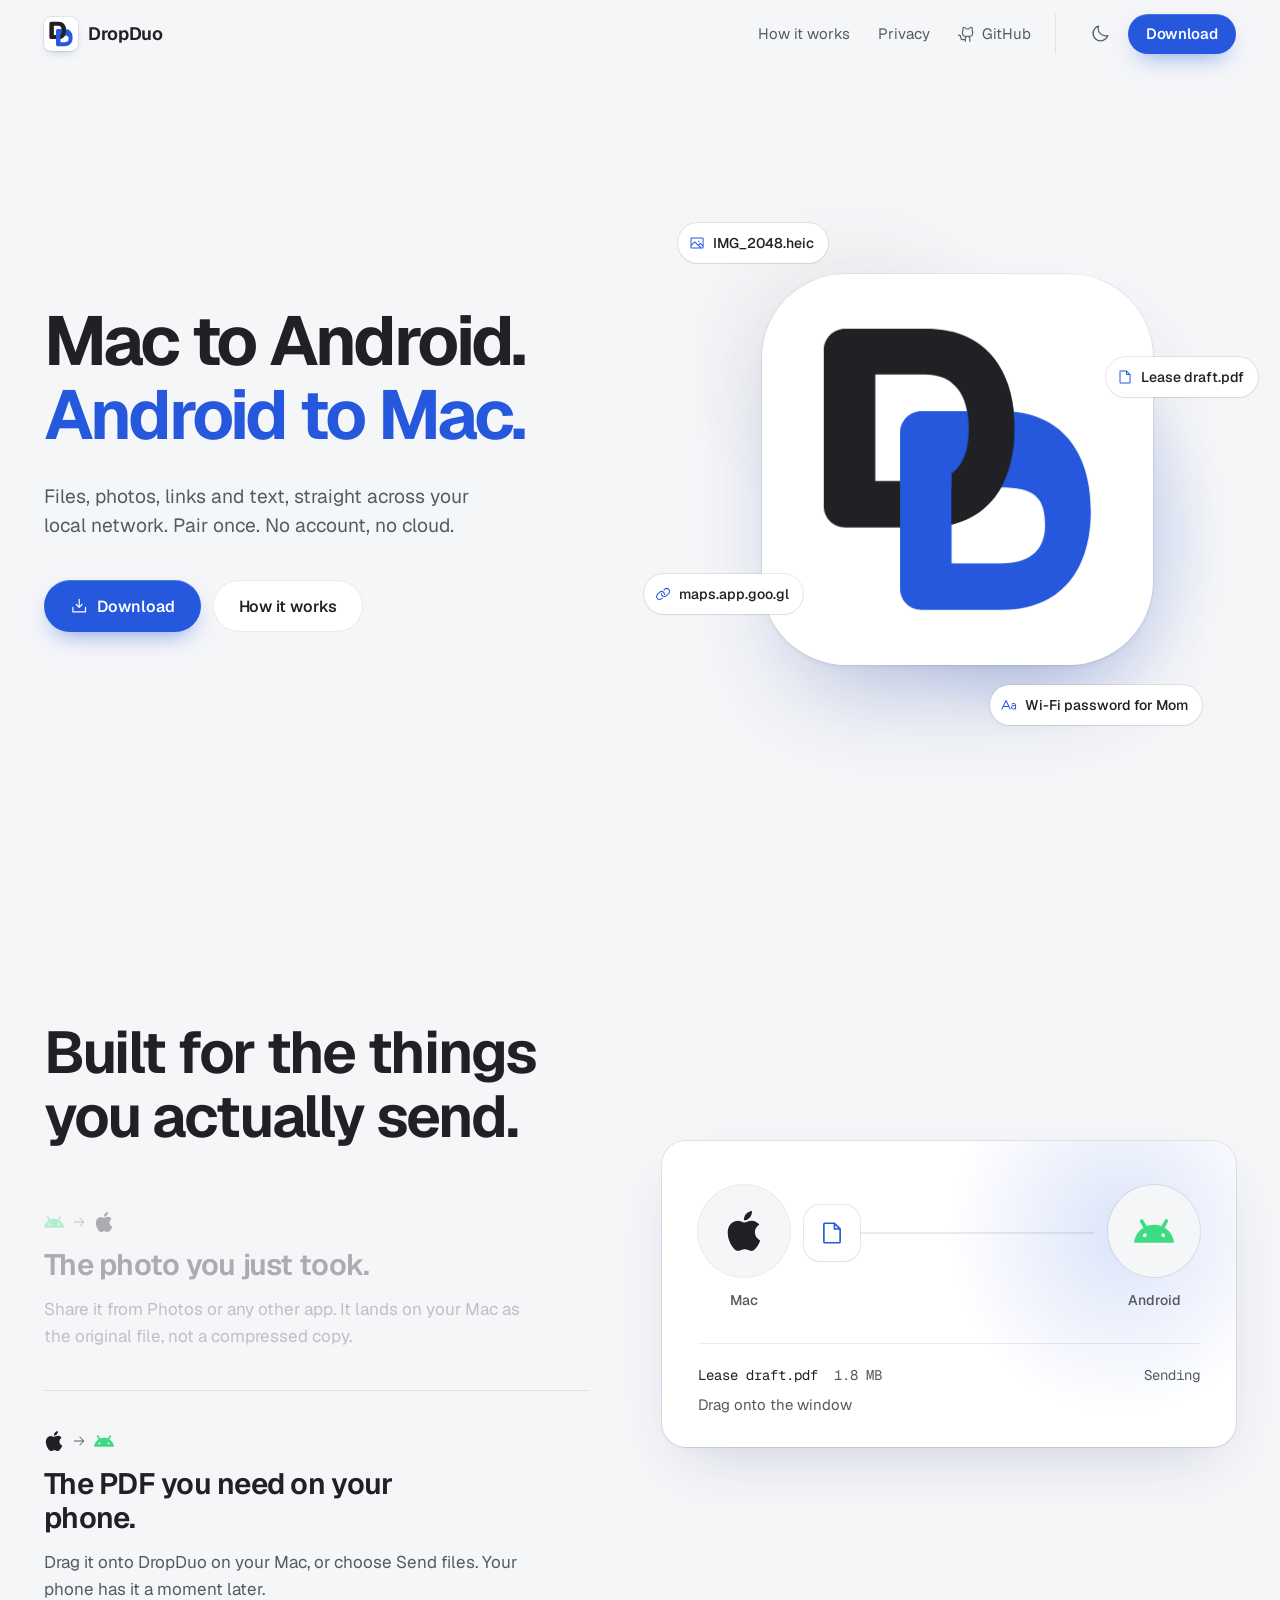
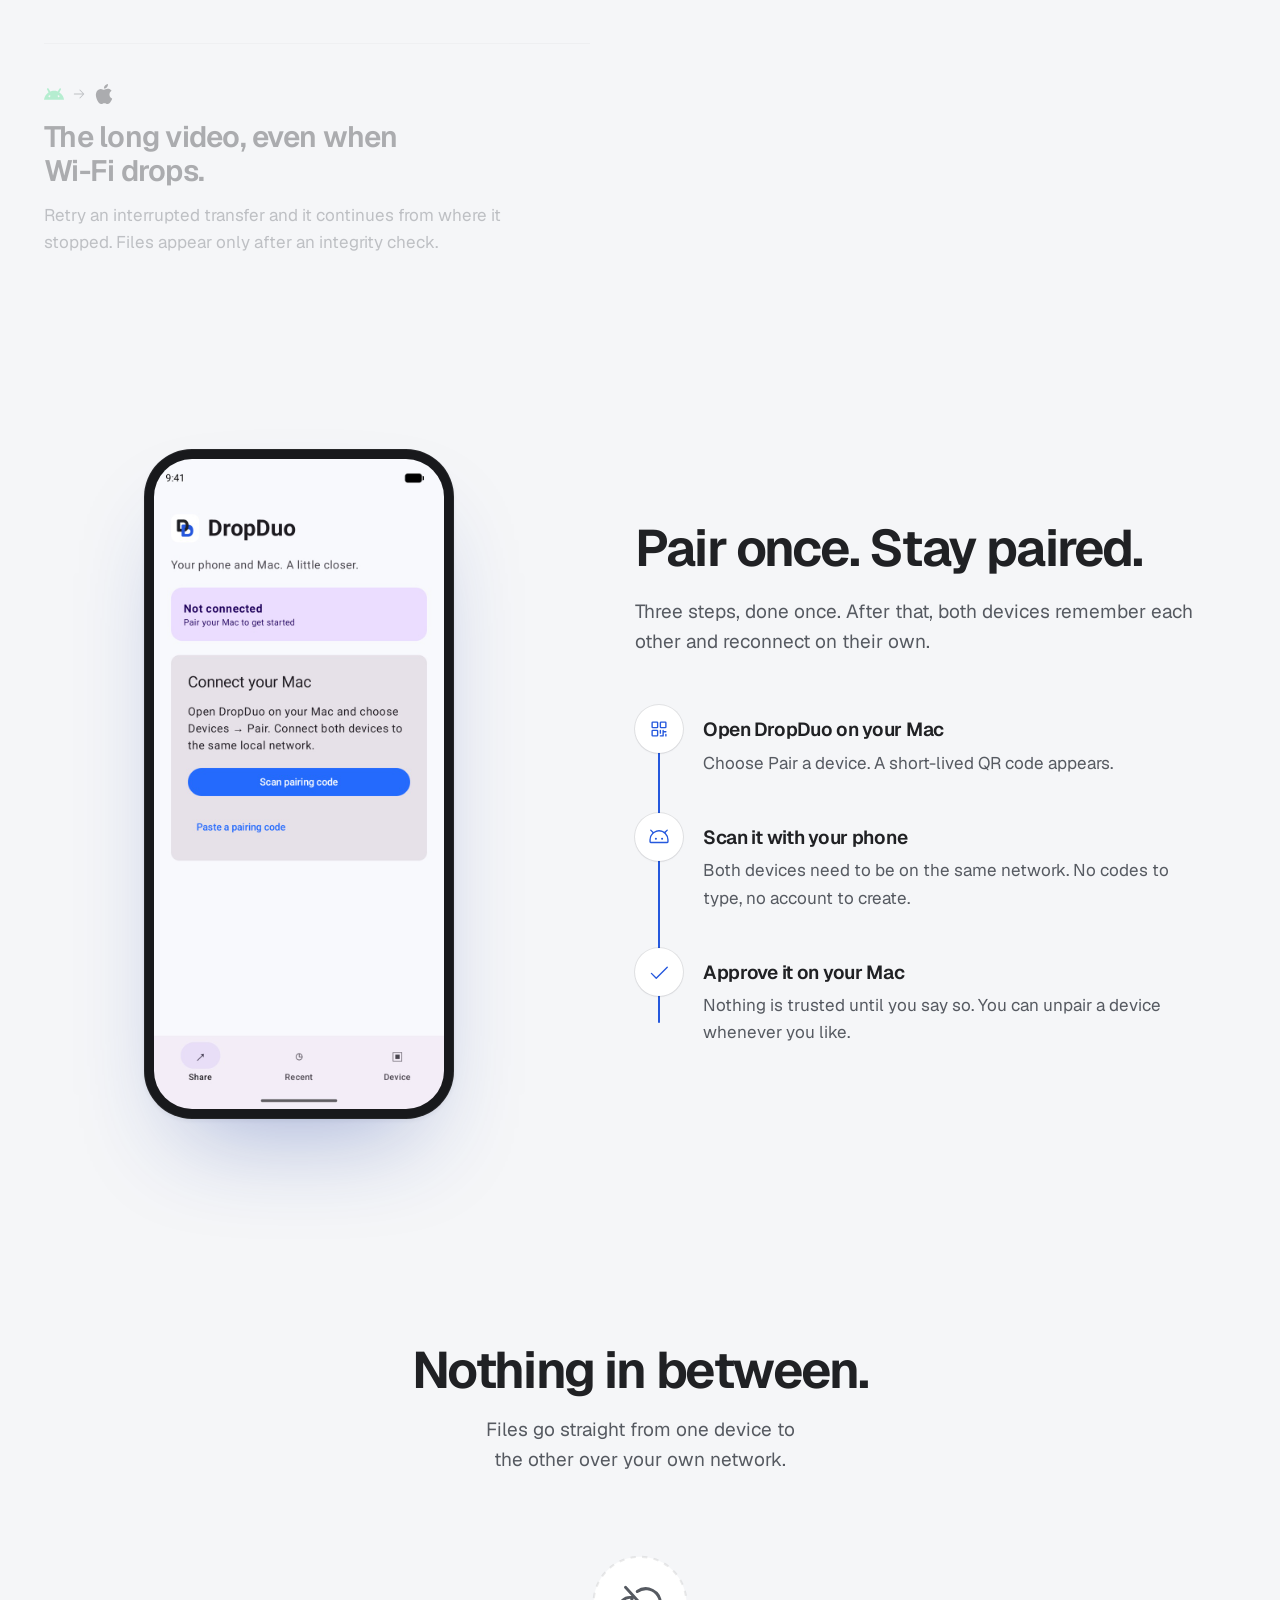
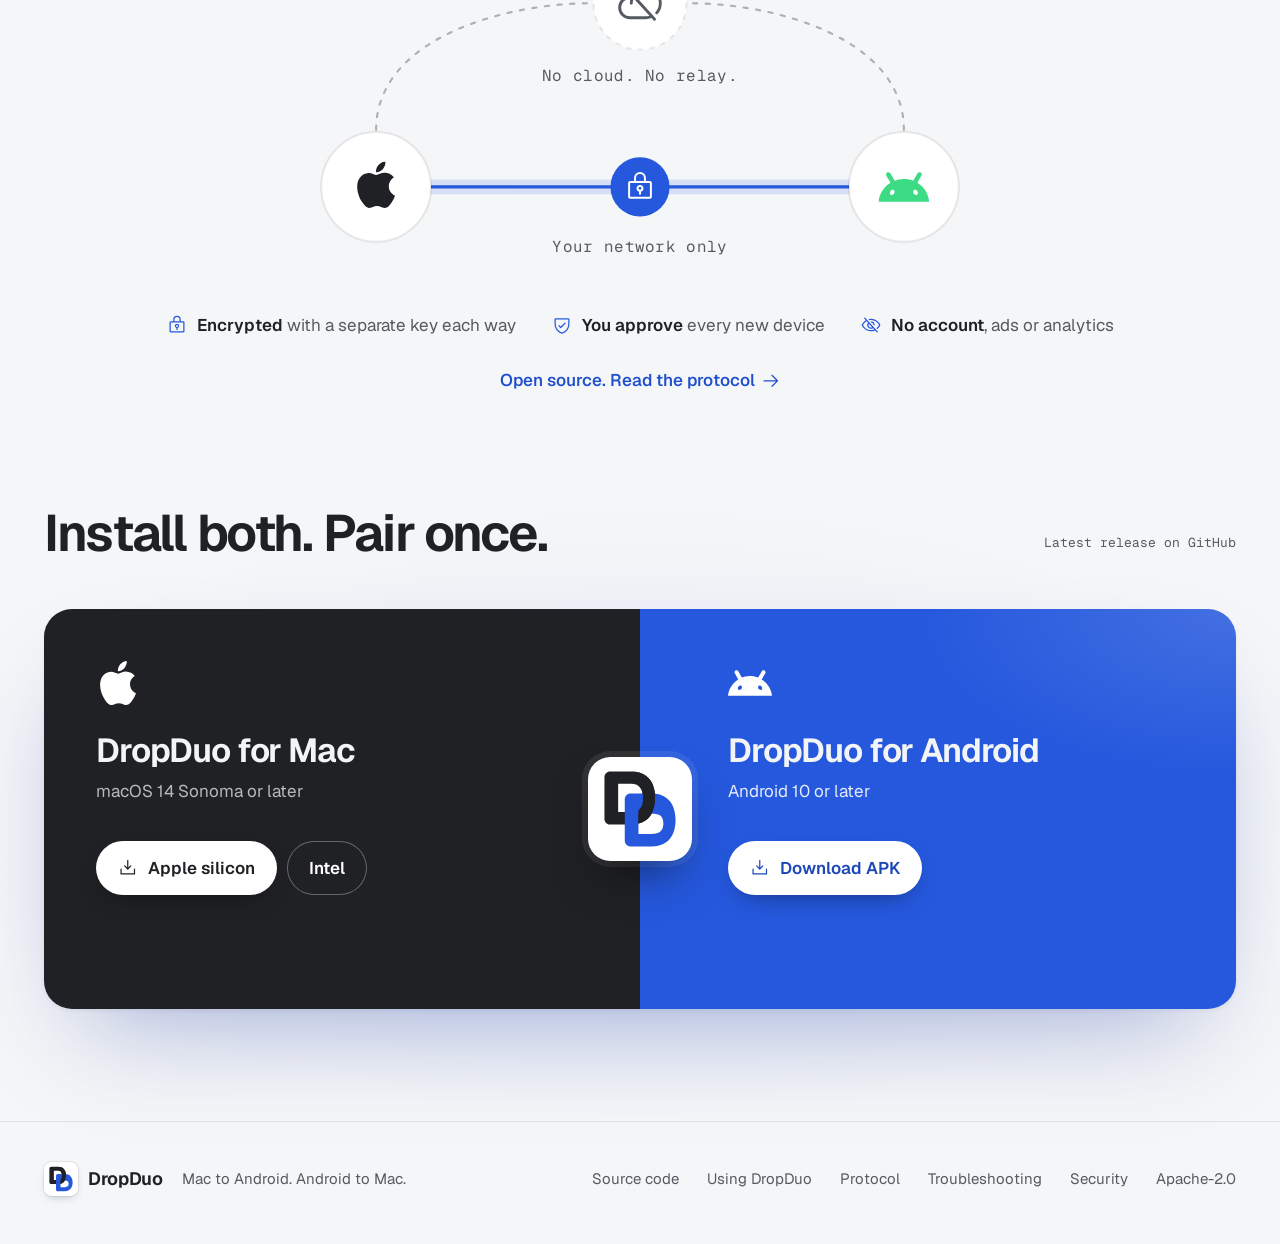
<file: website/index.html>
<!doctype html>
<html lang="en">
<head>
  <meta charset="utf-8">
  <meta name="viewport" content="width=device-width, initial-scale=1, viewport-fit=cover">
  <title>DropDuo: share between your Mac and Android phone</title>
  <meta name="description" content="Native apps that send files, photos, links and text between your Mac and Android phone over your local network. Pair once. No account, no cloud.">
  <meta name="color-scheme" content="light dark">
  <meta name="theme-color" content="#F5F6F8">
  <meta property="og:type" content="website">
  <meta property="og:title" content="DropDuo">
  <meta property="og:description" content="Mac to Android. Android to Mac. Files, photos, links and text over your local network.">
  <meta property="og:image" content="assets/brand/dropduo-icon.png">
  <link rel="icon" href="assets/brand/dropduo-icon.svg" type="image/svg+xml">
  <link rel="apple-touch-icon" href="assets/brand/dropduo-icon.png">
  <link rel="preload" href="assets/fonts/Geist-Variable.woff2" as="font" type="font/woff2" crossorigin>
  <link rel="stylesheet" href="styles.css">
  <script>
    // Apply the saved or system theme before first paint to avoid a flash.
    (() => {
      const root = document.documentElement;
      let saved = null;
      try { saved = localStorage.getItem("dropduo:theme"); } catch {}
      const dark = saved ? saved === "dark" : matchMedia("(prefers-color-scheme: dark)").matches;
      root.dataset.theme = dark ? "dark" : "light";
      root.classList.add("js");
      document.querySelector('meta[name="theme-color"]').content = dark ? "#0D0E10" : "#F5F6F8";
    })();
  </script>
  <script src="main.js" defer></script>
</head>
<body>
  <!-- Mark geometry mirrors branding/mark.json. Regenerate both together if the mark changes. -->
  <svg width="0" height="0" class="sr-only" aria-hidden="true">
    <defs>
      <path id="dd-ink" fill-rule="evenodd" d="M 218 154 H 429 C 582 154 662 258 662 415 C 662 575 580 675 429 675 H 218 C 187 675 162 650 162 620 V 210 C 162 179 187 154 218 154 Z M 297 274 H 425 C 509 274 542 330 542 415 C 542 501 509 553 425 553 H 297 Z"/>
      <path id="dd-cobalt" fill-rule="evenodd" d="M 418 370 H 629 C 782 370 862 474 862 631 C 862 791 780 891 629 891 H 418 C 387 891 362 866 362 836 V 426 C 362 395 387 370 418 370 Z M 497 570 H 625 C 709 570 742 592 742 668 C 742 729 709 769 625 769 H 497 Z"/>
      <clipPath id="dd-front"><rect x="497" y="154" width="165" height="521"/></clipPath>
      <symbol id="dd-mark" viewBox="0 0 1024 1024">
        <g transform="translate(0 -10.5)">
          <use href="#dd-ink" fill="#202124"/>
          <use href="#dd-cobalt" fill="#2558DD"/>
          <use href="#dd-ink" fill="#202124" clip-path="url(#dd-front)"/>
        </g>
      </symbol>
    </defs>
  </svg>

  <a class="skip" href="#main">Skip to content</a>

  <header class="nav">
    <div class="wrap nav__inner">
      <a class="brand" href="#top" aria-label="DropDuo home">
        <span class="brand__tile"><svg aria-hidden="true"><use href="#dd-mark"/></svg></span>
        <span class="brand__name">DropDuo</span>
      </a>
      <nav class="nav__primary" aria-label="Primary">
        <ul class="nav__links">
          <li><a href="#pair">How it works</a></li>
          <li><a href="#privacy">Privacy</a></li>
          <li><a href="https://github.com/rohit-yadavv/dropduo"><svg class="i" aria-hidden="true"><use href="assets/icons.svg#github-logo"/></svg>GitHub</a></li>
        </ul>
      </nav>
      <div class="nav__actions">
        <button class="theme-toggle" type="button" data-theme-toggle aria-label="Switch to dark theme">
          <svg class="i theme-toggle__moon" aria-hidden="true"><use href="assets/icons.svg#moon"/></svg>
          <svg class="i theme-toggle__sun" aria-hidden="true"><use href="assets/icons.svg#sun"/></svg>
        </button>
        <a class="btn btn--small btn--primary" href="#download">Download</a>
      </div>
    </div>
  </header>

  <main id="main">
    <section class="hero" id="top">
      <div class="wrap hero__grid">
        <div class="hero__copy">
          <h1 class="hero__title">
            <span class="line"><span class="line__in">Mac to Android.</span></span>
            <span class="line line--cobalt"><span class="line__in">Android to Mac.</span></span>
          </h1>
          <p class="hero__sub enter" style="--d: 360ms">Files, photos, links and text, straight across your local network. Pair once. No account, no cloud.</p>
          <div class="hero__ctas enter" style="--d: 480ms">
            <a class="btn btn--primary" href="#download" data-platform-cta>
              <svg class="i" aria-hidden="true"><use href="assets/icons.svg#download-simple"/></svg>
              <span data-platform-label>Download</span>
            </a>
            <a class="btn btn--ghost" href="#pair">How it works</a>
          </div>
        </div>

        <div class="hero__visual" data-tilt aria-hidden="true">
          <div class="halo"></div>
          <div class="tile">
            <svg class="tile__mark" viewBox="0 0 1024 1024">
              <g transform="translate(0 -10.5)">
                <g class="d d--ink"><use href="#dd-ink" fill="#202124"/></g>
                <g class="d d--cobalt"><use href="#dd-cobalt" fill="#2558DD"/></g>
                <g class="d d--weave"><use href="#dd-ink" fill="#202124" clip-path="url(#dd-front)"/></g>
              </g>
            </svg>
          </div>
          <span class="chip chip--a" style="--d: 1050ms"><svg class="i"><use href="assets/icons.svg#image"/></svg>IMG_2048.heic</span>
          <span class="chip chip--b" style="--d: 1150ms"><svg class="i"><use href="assets/icons.svg#file"/></svg>Lease draft.pdf</span>
          <span class="chip chip--c" style="--d: 1250ms"><svg class="i"><use href="assets/icons.svg#link"/></svg>maps.app.goo.gl</span>
          <span class="chip chip--d" style="--d: 1350ms"><svg class="i"><use href="assets/icons.svg#text-aa"/></svg>Wi-Fi password for Mom</span>
        </div>
      </div>
    </section>

    <section class="sends" aria-labelledby="sends-title">
      <div class="wrap sends__grid">
        <div class="sends__list">
          <h2 class="section-title reveal" id="sends-title">Built for the things you actually send.</h2>
          <ol>
            <li class="send is-active" tabindex="0" data-dir="a2m" data-icon="image" data-name="IMG_2048.heic" data-size="4.2 MB" data-how="Android share sheet">
              <span class="send__dir"><svg class="i" aria-hidden="true"><use href="assets/icons.svg#brand-android"/></svg><span class="sr-only">Android to Mac</span><svg class="i send__arrow" aria-hidden="true"><use href="assets/icons.svg#arrow-right"/></svg><svg class="i" aria-hidden="true"><use href="assets/icons.svg#brand-apple"/></svg></span>
              <h3>The photo you just took.</h3>
              <p>Share it from Photos or any other app. It lands on your Mac as the original file, not a compressed copy.</p>
            </li>
            <li class="send" tabindex="0" data-dir="m2a" data-icon="file" data-name="Lease draft.pdf" data-size="1.8 MB" data-how="Drag onto the window">
              <span class="send__dir"><svg class="i" aria-hidden="true"><use href="assets/icons.svg#brand-apple"/></svg><span class="sr-only">Mac to Android</span><svg class="i send__arrow" aria-hidden="true"><use href="assets/icons.svg#arrow-right"/></svg><svg class="i" aria-hidden="true"><use href="assets/icons.svg#brand-android"/></svg></span>
              <h3>The PDF you need on your phone.</h3>
              <p>Drag it onto DropDuo on your Mac, or choose Send files. Your phone has it a moment later.</p>
            </li>
            <li class="send" tabindex="0" data-dir="a2m" data-icon="film-strip" data-name="Trip to Kasol.mov" data-size="2.4 GB" data-how="Resumes after a retry" data-mode="resume">
              <span class="send__dir"><svg class="i" aria-hidden="true"><use href="assets/icons.svg#brand-android"/></svg><span class="sr-only">Android to Mac</span><svg class="i send__arrow" aria-hidden="true"><use href="assets/icons.svg#arrow-right"/></svg><svg class="i" aria-hidden="true"><use href="assets/icons.svg#brand-apple"/></svg></span>
              <h3>The long video, even when Wi-Fi drops.</h3>
              <p>Retry an interrupted transfer and it continues from where it stopped. Files appear only after an integrity check.</p>
            </li>
          </ol>
        </div>

        <div class="stage" data-stage aria-hidden="true">
          <div class="stage__panel">
            <div class="stage__row">
              <div class="end" data-end="mac">
                <span class="end__disc"><svg><use href="assets/icons.svg#brand-apple"/></svg></span>
                <span class="end__name">Mac</span>
              </div>
              <div class="track" data-track>
                <span class="track__line"></span>
                <span class="track__fill" data-fill></span>
                <span class="token" data-token>
                  <span class="token__card"><svg class="i"><use data-token-icon href="assets/icons.svg#image"/></svg></span>
                </span>
              </div>
              <div class="end" data-end="android">
                <span class="end__disc end__disc--android"><svg><use href="assets/icons.svg#brand-android"/></svg></span>
                <span class="end__name">Android</span>
              </div>
            </div>
            <div class="stage__meta">
              <p class="stage__file"><span data-stage-name>IMG_2048.heic</span> <span class="stage__size" data-stage-size>4.2 MB</span></p>
              <p class="stage__status" data-stage-status>Ready</p>
            </div>
            <p class="stage__how" data-stage-how>Android share sheet</p>
          </div>
        </div>
      </div>
    </section>

    <section class="pair" id="pair" aria-labelledby="pair-title">
      <div class="wrap pair__grid">
        <div class="pair__device reveal">
          <div class="phone">
            <img class="shot--light" src="assets/img/android-home.jpg" width="720" height="1616" loading="lazy" decoding="async" alt="DropDuo on Android, ready to scan a pairing code from your Mac.">
            <img class="shot--dark" src="assets/img/android-home-dark.jpg" width="720" height="1616" loading="lazy" decoding="async" alt="DropDuo on Android, ready to scan a pairing code from your Mac.">
          </div>
        </div>
        <div class="pair__copy">
          <h2 class="section-title reveal" id="pair-title">Pair once. Stay paired.</h2>
          <p class="lede reveal">Three steps, done once. After that, both devices remember each other and reconnect on their own.</p>
          <ol class="steps">
            <li class="step reveal">
              <span class="step__icon"><svg class="i" aria-hidden="true"><use href="assets/icons.svg#qr-code"/></svg></span>
              <div>
                <h3>Open DropDuo on your Mac</h3>
                <p>Choose Pair a device. A short-lived QR code appears.</p>
              </div>
            </li>
            <li class="step reveal">
              <span class="step__icon"><svg class="i" aria-hidden="true"><use href="assets/icons.svg#android-logo"/></svg></span>
              <div>
                <h3>Scan it with your phone</h3>
                <p>Both devices need to be on the same network. No codes to type, no account to create.</p>
              </div>
            </li>
            <li class="step reveal">
              <span class="step__icon"><svg class="i" aria-hidden="true"><use href="assets/icons.svg#check"/></svg></span>
              <div>
                <h3>Approve it on your Mac</h3>
                <p>Nothing is trusted until you say so. You can unpair a device whenever you like.</p>
              </div>
            </li>
          </ol>
        </div>
      </div>
    </section>


    <section class="privacy" id="privacy" aria-labelledby="privacy-title">
      <div class="wrap">
        <h2 class="section-title privacy__title reveal" id="privacy-title">Nothing in between.</h2>
        <p class="privacy__lede reveal">Files go straight from one device to the other over your own network.</p>

        <figure class="route reveal">
          <svg class="route__svg" viewBox="0 0 720 330" role="img" aria-labelledby="route-desc">
            <desc id="route-desc">Your Mac and Android phone connect directly over your local network through an encrypted link. No cloud or relay server sits in between.</desc>
            <!-- The road not taken: dashed paths up to a crossed-out cloud. -->
            <path class="route__detour" d="M110 196 C 110 110, 230 76, 314 76"/>
            <path class="route__detour" d="M610 196 C 610 110, 490 76, 406 76"/>
            <circle class="route__cloud" cx="360" cy="76" r="44"/>
            <use href="assets/icons.svg#cloud-slash" class="route__cloud-icon" x="338" y="54" width="44" height="44"/>
            <text class="route__note" x="360" y="150" text-anchor="middle">No cloud. No relay.</text>

            <!-- The direct, encrypted link. -->
            <line class="route__glow" x1="162" y1="250" x2="558" y2="250"/>
            <line class="route__link" x1="162" y1="250" x2="558" y2="250"/>
            <g class="route__packets">
              <circle class="packet packet--right" cx="170" cy="250" r="5"/>
              <circle class="packet packet--right packet--late" cx="170" cy="250" r="5"/>
              <circle class="packet packet--left" cx="550" cy="250" r="5"/>
              <circle class="packet packet--left packet--late" cx="550" cy="250" r="5"/>
            </g>
            <circle class="route__lock" cx="360" cy="250" r="28"/>
            <use href="assets/icons.svg#lock-key" class="route__lock-icon" x="345" y="235" width="30" height="30"/>
            <text class="route__note" x="360" y="312" text-anchor="middle">Your network only</text>

            <circle class="route__device" cx="110" cy="250" r="52"/>
            <use href="assets/icons.svg#brand-apple" class="route__apple" x="88" y="226" width="44" height="44"/>
            <circle class="route__device" cx="610" cy="250" r="52"/>
            <use href="assets/icons.svg#brand-android" class="route__android" x="586" y="226" width="48" height="48"/>
          </svg>
        </figure>

        <ul class="assurances">
          <li class="reveal"><svg class="i" aria-hidden="true"><use href="assets/icons.svg#lock-key"/></svg><span><b>Encrypted</b> with a separate key each way</span></li>
          <li class="reveal" style="--d: 60ms"><svg class="i" aria-hidden="true"><use href="assets/icons.svg#shield-check"/></svg><span><b>You approve</b> every new device</span></li>
          <li class="reveal" style="--d: 120ms"><svg class="i" aria-hidden="true"><use href="assets/icons.svg#eye-slash"/></svg><span><b>No account</b>, ads or analytics</span></li>
        </ul>
        <a class="privacy__link reveal" href="https://github.com/rohit-yadavv/dropduo/blob/develop/protocol/SPEC.md">Open source. Read the protocol<svg class="i" aria-hidden="true"><use href="assets/icons.svg#arrow-right"/></svg></a>
      </div>
    </section>

    <section class="download" id="download" aria-labelledby="download-title">
      <div class="wrap">
        <div class="download__head">
          <h2 class="section-title reveal" id="download-title">Install both. Pair once.</h2>
          <a class="download__version reveal" data-release-status href="https://github.com/rohit-yadavv/dropduo/releases">Checking the latest release</a>
        </div>

        <div class="download__body" data-release-state="loading">
          <div class="duo reveal">
            <article class="half half--mac" data-platform="mac">
              <span class="half__here">This device</span>
              <svg class="half__logo" aria-hidden="true"><use href="assets/icons.svg#brand-apple"/></svg>
              <h3>DropDuo for Mac</h3>
              <p class="half__req">macOS 14 Sonoma or later</p>
              <div class="half__actions" data-ready>
                <a class="dl dl--solid" data-asset="mac-arm64" href="https://github.com/rohit-yadavv/dropduo/releases"><svg class="i" aria-hidden="true"><use href="assets/icons.svg#download-simple"/></svg>Apple silicon<small data-size="mac-arm64"></small></a>
                <a class="dl dl--outline" data-asset="mac-x86_64" href="https://github.com/rohit-yadavv/dropduo/releases">Intel<small data-size="mac-x86_64"></small></a>
              </div>
              <div class="half__skeleton" aria-hidden="true"><span></span><span></span></div>
              <p class="half__soon" data-soon>Signed build arrives with the first public release.</p>
              <a class="half__help" data-dev-note hidden href="https://github.com/rohit-yadavv/dropduo/blob/develop/docs/downloads.md#install">Mac won't open it?</a>
            </article>

            <span class="duo__tile" aria-hidden="true"><svg><use href="#dd-mark"/></svg></span>

            <article class="half half--android" data-platform="android">
              <span class="half__here">This device</span>
              <svg class="half__logo" aria-hidden="true"><use href="assets/icons.svg#brand-android"/></svg>
              <h3>DropDuo for Android</h3>
              <p class="half__req">Android 10 or later</p>
              <div class="half__actions" data-ready>
                <div class="qr" data-qr hidden>
                  <div class="qr__code" data-qr-code></div>
                  <p class="qr__text">Scan with your phone to download.<a data-asset="android" href="https://github.com/rohit-yadavv/dropduo/releases">Or download the APK<small data-size="android"></small></a></p>
                </div>
                <a class="dl dl--solid" data-asset="android" data-apk-button href="https://github.com/rohit-yadavv/dropduo/releases"><svg class="i" aria-hidden="true"><use href="assets/icons.svg#download-simple"/></svg>Download APK<small data-size="android"></small></a>
              </div>
              <div class="half__skeleton" aria-hidden="true"><span></span></div>
              <p class="half__soon" data-soon>Signed build arrives with the first public release.</p>
            </article>
          </div>

          <div class="pending" data-pending>
            <h3>The first public release is on its way.</h3>
            <p>Until it ships, testers can try development builds from GitHub. Watch the repository to hear when signed releases land.</p>
            <div class="pending__actions">
              <a class="btn btn--primary" href="https://github.com/rohit-yadavv/dropduo/blob/develop/docs/downloads.md#development-downloads-available-now">Development builds</a>
              <a class="btn btn--ghost" href="https://github.com/rohit-yadavv/dropduo/releases"><svg class="i" aria-hidden="true"><use href="assets/icons.svg#github-logo"/></svg>Watch releases</a>
            </div>
          </div>
        </div>
      </div>
    </section>
  </main>

  <footer class="footer">
    <div class="wrap footer__inner">
      <div class="footer__brand">
        <a class="brand" href="#top" aria-label="DropDuo home">
          <span class="brand__tile"><svg aria-hidden="true"><use href="#dd-mark"/></svg></span>
          <span class="brand__name">DropDuo</span>
        </a>
        <p>Mac to Android. Android to Mac.</p>
      </div>
      <ul class="footer__links">
        <li><a href="https://github.com/rohit-yadavv/dropduo">Source code</a></li>
        <li><a href="https://github.com/rohit-yadavv/dropduo/blob/develop/docs/usage.md">Using DropDuo</a></li>
        <li><a href="https://github.com/rohit-yadavv/dropduo/blob/develop/protocol/SPEC.md">Protocol</a></li>
        <li><a href="https://github.com/rohit-yadavv/dropduo/blob/develop/docs/troubleshooting.md">Troubleshooting</a></li>
        <li><a href="https://github.com/rohit-yadavv/dropduo/blob/develop/SECURITY.md">Security</a></li>
        <li><a href="https://github.com/rohit-yadavv/dropduo/blob/develop/LICENSE">Apache-2.0</a></li>
      </ul>
    </div>
  </footer>
</body>
</html>
</file>
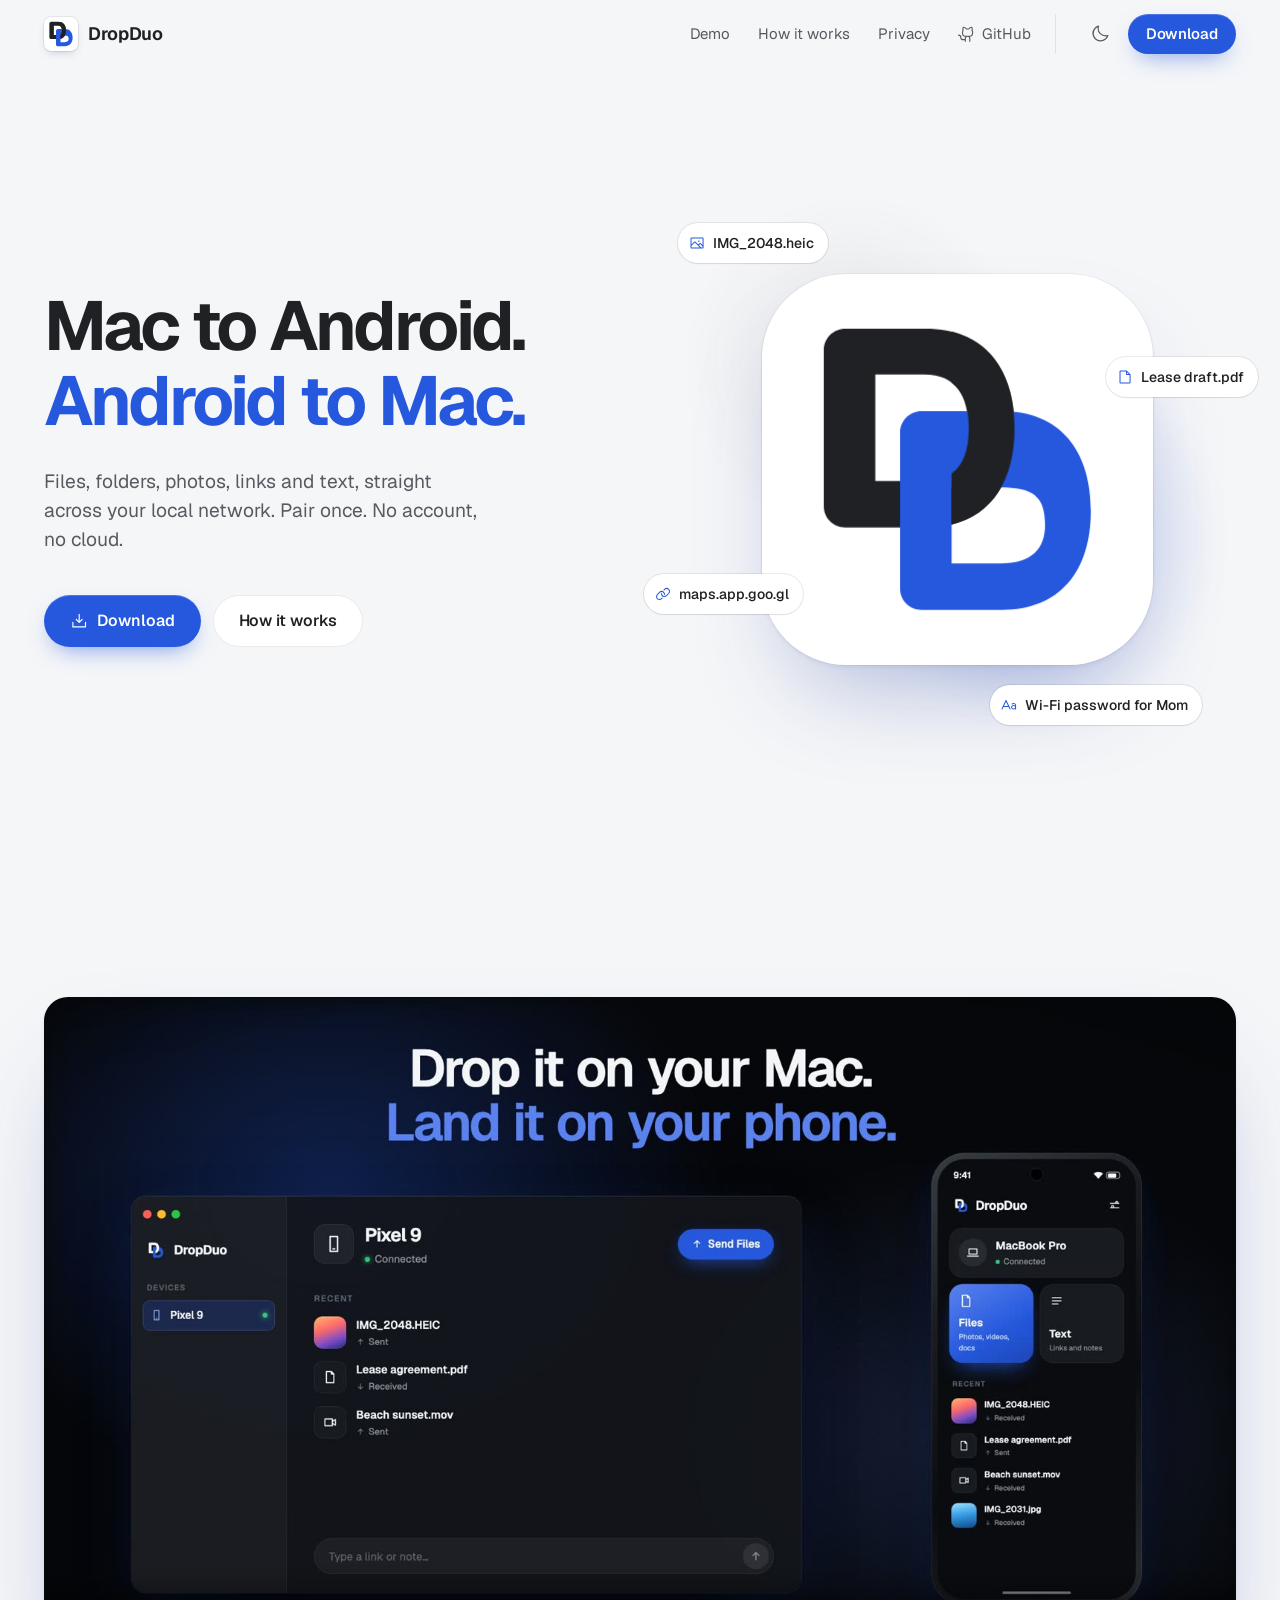
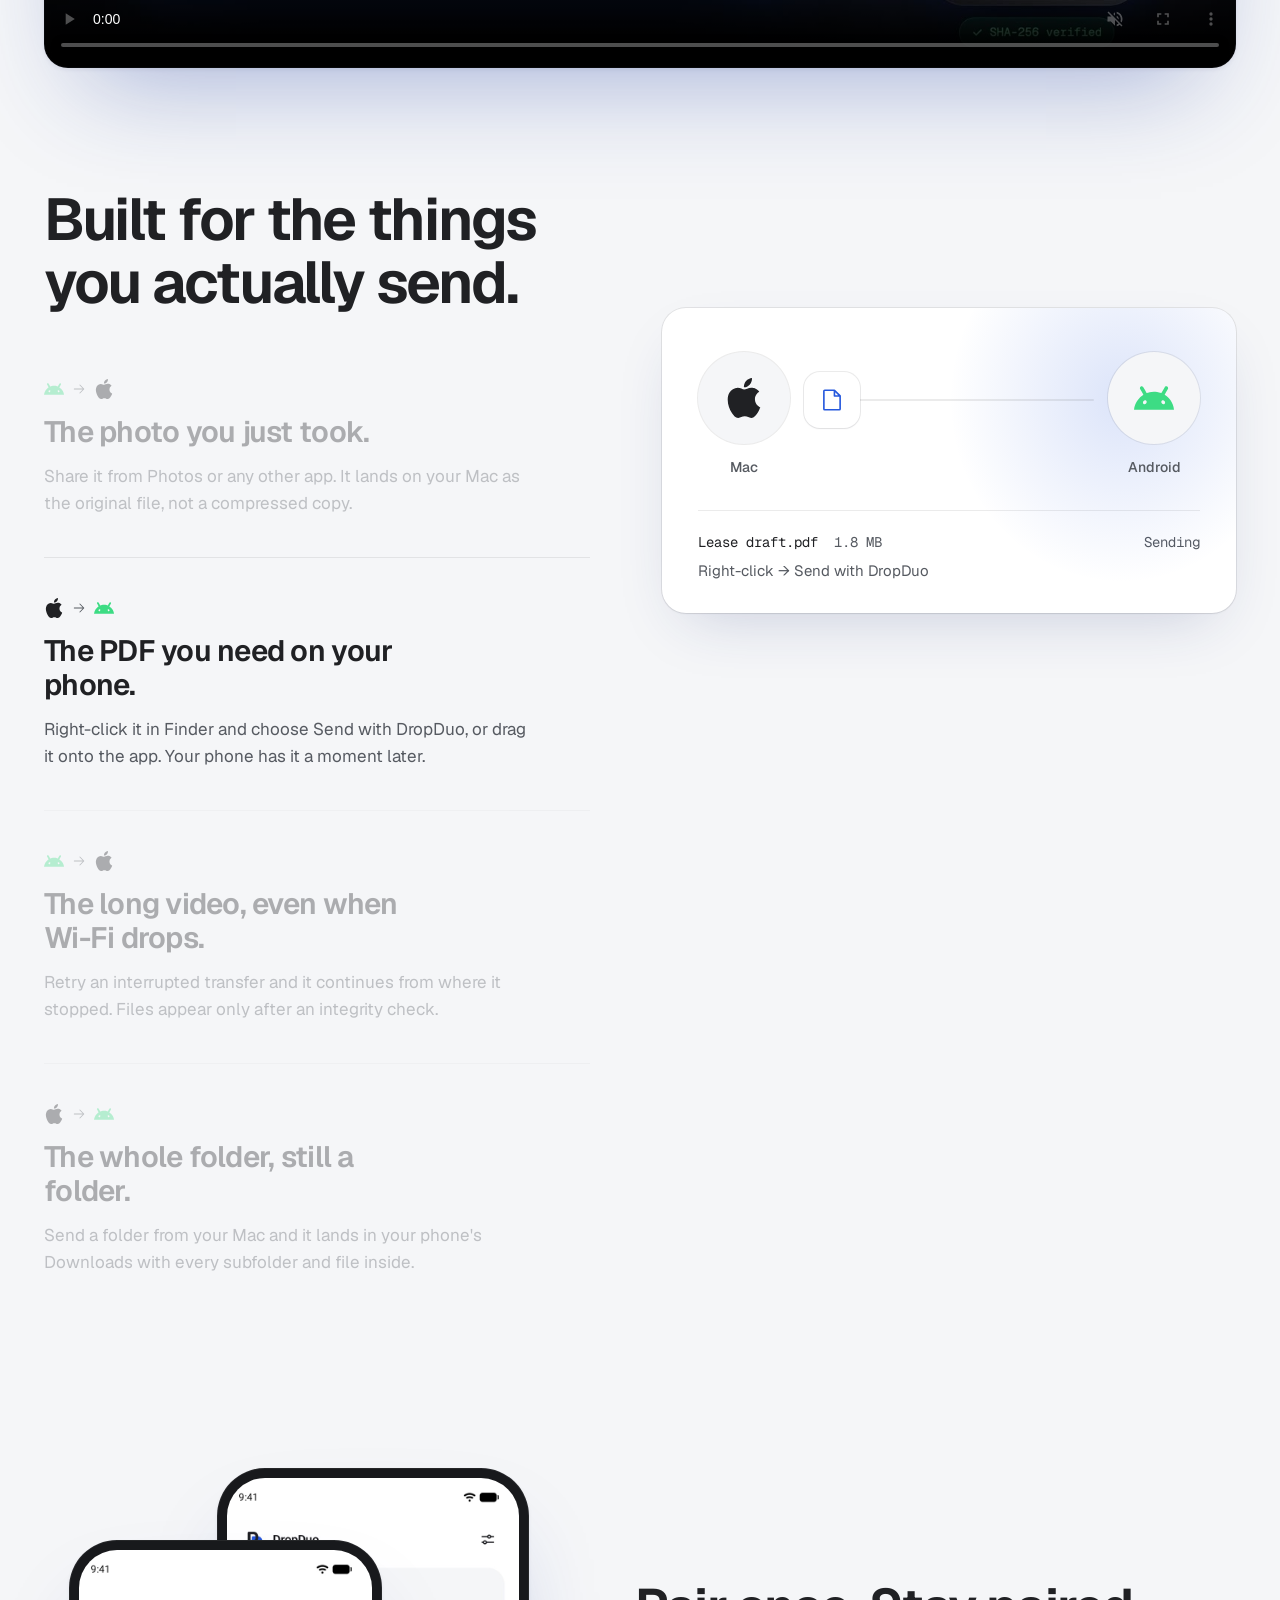
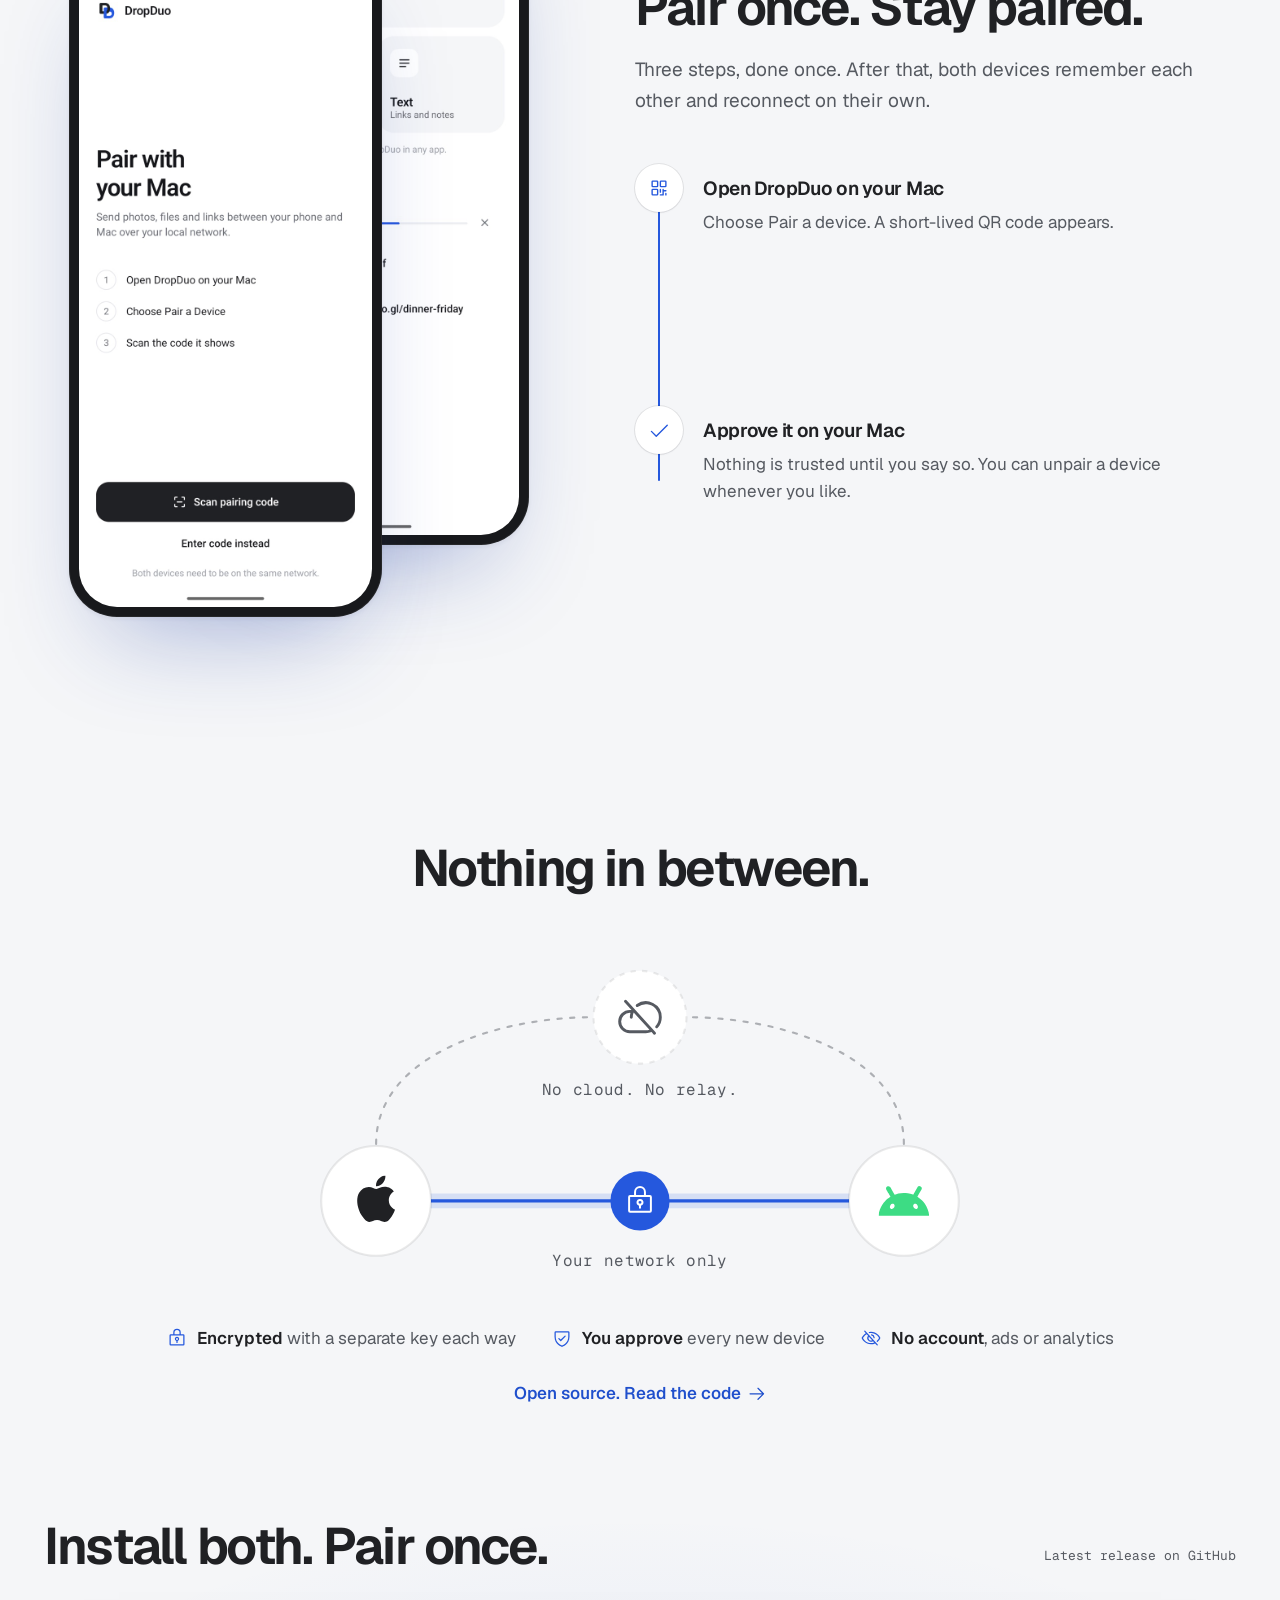
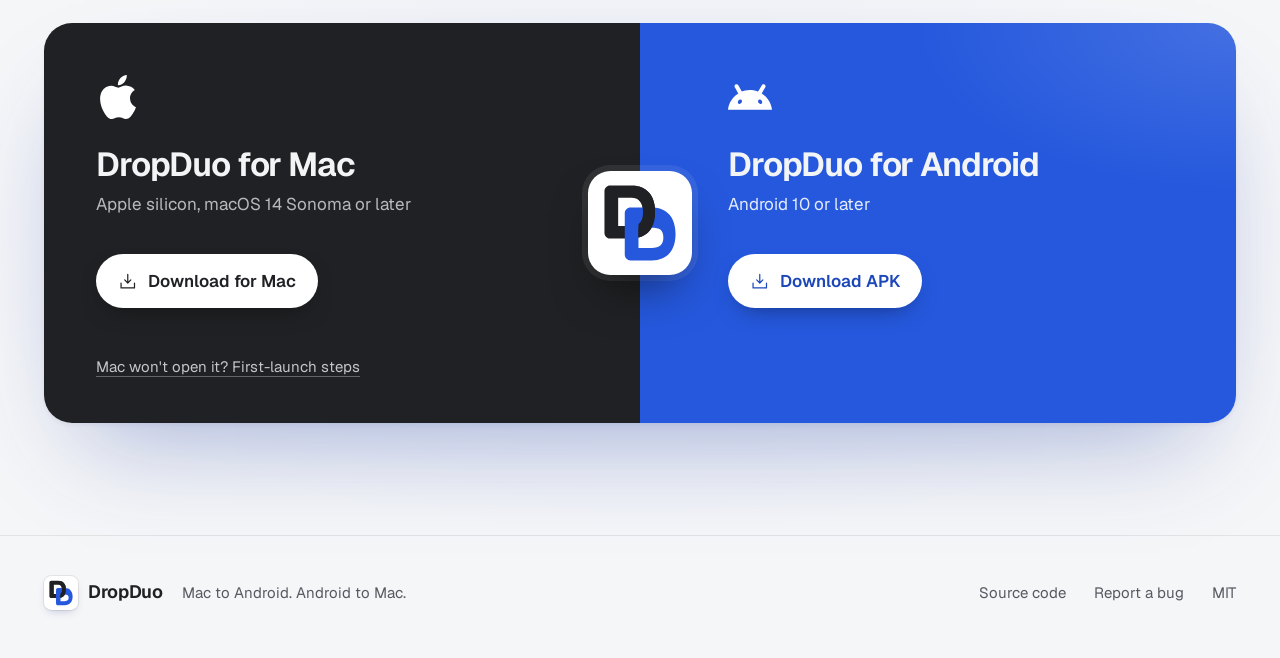
<file: apps/web/index.html>
<!doctype html>
<html lang="en">
<head>
  <meta charset="utf-8">
  <meta name="viewport" content="width=device-width, initial-scale=1, viewport-fit=cover">
  <title>DropDuo: share between your Mac and Android phone</title>
  <meta name="description" content="Native apps that send files, folders, photos, links and text between your Mac and Android phone over your local network. Pair once. No account, no cloud.">
  <meta name="color-scheme" content="light dark">
  <meta name="theme-color" content="#F5F6F8">
  <meta property="og:type" content="website">
  <meta property="og:title" content="DropDuo">
  <meta property="og:description" content="Mac to Android. Android to Mac. Files, folders, photos, links and text over your local network.">
  <meta property="og:image" content="assets/brand/dropduo-icon.png">
  <link rel="icon" href="assets/brand/dropduo-icon.svg" type="image/svg+xml">
  <link rel="apple-touch-icon" href="assets/brand/dropduo-icon.png">
  <link rel="preload" href="assets/fonts/Geist-Variable.woff2" as="font" type="font/woff2" crossorigin>
  <link rel="stylesheet" href="styles.css">
  <script>
    // Apply the saved or system theme before first paint to avoid a flash.
    (() => {
      const root = document.documentElement;
      let saved = null;
      try { saved = localStorage.getItem("dropduo:theme"); } catch {}
      const dark = saved ? saved === "dark" : matchMedia("(prefers-color-scheme: dark)").matches;
      root.dataset.theme = dark ? "dark" : "light";
      root.classList.add("js");
      document.querySelector('meta[name="theme-color"]').content = dark ? "#0D0E10" : "#F5F6F8";
    })();
  </script>
  <script src="main.js" defer></script>
</head>
<body>
  <svg width="0" height="0" class="sr-only" aria-hidden="true">
    <defs>
      <path id="dd-ink" fill-rule="evenodd" d="M 218 154 H 429 C 582 154 662 258 662 415 C 662 575 580 675 429 675 H 218 C 187 675 162 650 162 620 V 210 C 162 179 187 154 218 154 Z M 297 274 H 425 C 509 274 542 330 542 415 C 542 501 509 553 425 553 H 297 Z"/>
      <path id="dd-cobalt" fill-rule="evenodd" d="M 418 370 H 629 C 782 370 862 474 862 631 C 862 791 780 891 629 891 H 418 C 387 891 362 866 362 836 V 426 C 362 395 387 370 418 370 Z M 497 570 H 625 C 709 570 742 592 742 668 C 742 729 709 769 625 769 H 497 Z"/>
      <clipPath id="dd-front"><rect x="497" y="154" width="165" height="521"/></clipPath>
      <symbol id="dd-mark" viewBox="0 0 1024 1024">
        <g transform="translate(0 -10.5)">
          <use href="#dd-ink" fill="#202124"/>
          <use href="#dd-cobalt" fill="#2558DD"/>
          <use href="#dd-ink" fill="#202124" clip-path="url(#dd-front)"/>
        </g>
      </symbol>
    </defs>
  </svg>

  <a class="skip" href="#main">Skip to content</a>

  <header class="nav">
    <div class="wrap nav__inner">
      <a class="brand" href="#top" aria-label="DropDuo home">
        <span class="brand__tile"><svg aria-hidden="true"><use href="#dd-mark"/></svg></span>
        <span class="brand__name">DropDuo</span>
      </a>
      <nav class="nav__primary" aria-label="Primary">
        <ul class="nav__links">
          <li><a href="#demo">Demo</a></li>
          <li><a href="#pair">How it works</a></li>
          <li><a href="#privacy">Privacy</a></li>
          <li><a href="https://github.com/rohit-yadavv/dropduo"><svg class="i" aria-hidden="true"><use href="assets/icons.svg#github-logo"/></svg>GitHub</a></li>
        </ul>
      </nav>
      <div class="nav__actions">
        <button class="theme-toggle" type="button" data-theme-toggle aria-label="Switch to dark theme">
          <svg class="i theme-toggle__moon" aria-hidden="true"><use href="assets/icons.svg#moon"/></svg>
          <svg class="i theme-toggle__sun" aria-hidden="true"><use href="assets/icons.svg#sun"/></svg>
        </button>
        <a class="btn btn--small btn--primary" href="#download">Download</a>
      </div>
    </div>
  </header>

  <main id="main">
    <section class="hero" id="top">
      <div class="wrap hero__grid">
        <div class="hero__copy">
          <h1 class="hero__title">
            <span class="line"><span class="line__in">Mac to Android.</span></span>
            <span class="line line--cobalt"><span class="line__in">Android to Mac.</span></span>
          </h1>
          <p class="hero__sub enter" style="--d: 360ms">Files, folders, photos, links and text, straight across your local network. Pair once. No account, no cloud.</p>
          <div class="hero__ctas enter" style="--d: 480ms">
            <a class="btn btn--primary" href="#download" data-platform-cta>
              <svg class="i" aria-hidden="true"><use href="assets/icons.svg#download-simple"/></svg>
              <span data-platform-label>Download</span>
            </a>
            <a class="btn btn--ghost" href="#pair">How it works</a>
          </div>
        </div>

        <div class="hero__visual" data-tilt aria-hidden="true">
          <div class="halo"></div>
          <div class="tile">
            <svg class="tile__mark" viewBox="0 0 1024 1024">
              <g transform="translate(0 -10.5)">
                <g class="d d--ink"><use href="#dd-ink" fill="#202124"/></g>
                <g class="d d--cobalt"><use href="#dd-cobalt" fill="#2558DD"/></g>
                <g class="d d--weave"><use href="#dd-ink" fill="#202124" clip-path="url(#dd-front)"/></g>
              </g>
            </svg>
          </div>
          <span class="chip chip--a" style="--d: 1050ms"><svg class="i"><use href="assets/icons.svg#image"/></svg>IMG_2048.heic</span>
          <span class="chip chip--b" style="--d: 1150ms"><svg class="i"><use href="assets/icons.svg#file"/></svg>Lease draft.pdf</span>
          <span class="chip chip--c" style="--d: 1250ms"><svg class="i"><use href="assets/icons.svg#link"/></svg>maps.app.goo.gl</span>
          <span class="chip chip--d" style="--d: 1350ms"><svg class="i"><use href="assets/icons.svg#text-aa"/></svg>Wi-Fi password for Mom</span>
        </div>
      </div>
    </section>

    <section class="demo" id="demo" aria-label="Demo video">
      <div class="wrap">
        <div class="demo__frame reveal">
          <video class="demo__video" src="assets/video/dropduo-demo.mp4" poster="assets/video/dropduo-demo.jpg" width="1920" height="1080" controls muted loop playsinline preload="none" aria-describedby="demo-desc" data-demo></video>
        </div>
        <p class="sr-only" id="demo-desc">A silent demo. A phone scans the Mac's pairing code and the Mac approves it. A photo dragged onto the Mac lands on the phone, verified. A folder right-clicked in Finder and sent with DropDuo arrives on the phone as a folder. A link shared on Android arrives on the Mac. Transfers stay on the local network, encrypted, with no account.</p>
      </div>
    </section>

    <section class="sends" aria-labelledby="sends-title">
      <div class="wrap sends__grid">
        <div class="sends__list">
          <h2 class="section-title reveal" id="sends-title">Built for the things you actually send.</h2>
          <ol>
            <li class="send is-active" tabindex="0" data-dir="a2m" data-icon="image" data-name="IMG_2048.heic" data-size="4.2 MB" data-how="Android share sheet">
              <span class="send__dir"><svg class="i" aria-hidden="true"><use href="assets/icons.svg#brand-android"/></svg><span class="sr-only">Android to Mac</span><svg class="i send__arrow" aria-hidden="true"><use href="assets/icons.svg#arrow-right"/></svg><svg class="i" aria-hidden="true"><use href="assets/icons.svg#brand-apple"/></svg></span>
              <h3>The photo you just took.</h3>
              <p>Share it from Photos or any other app. It lands on your Mac as the original file, not a compressed copy.</p>
            </li>
            <li class="send" tabindex="0" data-dir="m2a" data-icon="file" data-name="Lease draft.pdf" data-size="1.8 MB" data-how="Right-click → Send with DropDuo">
              <span class="send__dir"><svg class="i" aria-hidden="true"><use href="assets/icons.svg#brand-apple"/></svg><span class="sr-only">Mac to Android</span><svg class="i send__arrow" aria-hidden="true"><use href="assets/icons.svg#arrow-right"/></svg><svg class="i" aria-hidden="true"><use href="assets/icons.svg#brand-android"/></svg></span>
              <h3>The PDF you need on your phone.</h3>
              <p>Right-click it in Finder and choose Send with DropDuo, or drag it onto the app. Your phone has it a moment later.</p>
            </li>
            <li class="send" tabindex="0" data-dir="a2m" data-icon="film-strip" data-name="Trip to Kasol.mov" data-size="2.4 GB" data-how="Resumes after a retry" data-mode="resume">
              <span class="send__dir"><svg class="i" aria-hidden="true"><use href="assets/icons.svg#brand-android"/></svg><span class="sr-only">Android to Mac</span><svg class="i send__arrow" aria-hidden="true"><use href="assets/icons.svg#arrow-right"/></svg><svg class="i" aria-hidden="true"><use href="assets/icons.svg#brand-apple"/></svg></span>
              <h3>The long video, even when Wi-Fi drops.</h3>
              <p>Retry an interrupted transfer and it continues from where it stopped. Files appear only after an integrity check.</p>
            </li>
            <li class="send" tabindex="0" data-dir="m2a" data-icon="folder" data-name="Wedding photos" data-size="1.2 GB" data-how="Right-click a folder in Finder">
              <span class="send__dir"><svg class="i" aria-hidden="true"><use href="assets/icons.svg#brand-apple"/></svg><span class="sr-only">Mac to Android</span><svg class="i send__arrow" aria-hidden="true"><use href="assets/icons.svg#arrow-right"/></svg><svg class="i" aria-hidden="true"><use href="assets/icons.svg#brand-android"/></svg></span>
              <h3>The whole folder, still a folder.</h3>
              <p>Send a folder from your Mac and it lands in your phone's Downloads with every subfolder and file inside.</p>
            </li>
          </ol>
        </div>

        <div class="stage" data-stage aria-hidden="true">
          <div class="stage__panel">
            <div class="stage__row">
              <div class="end" data-end="mac">
                <span class="end__disc"><svg><use href="assets/icons.svg#brand-apple"/></svg></span>
                <span class="end__name">Mac</span>
              </div>
              <div class="track" data-track>
                <span class="track__line"></span>
                <span class="track__fill" data-fill></span>
                <span class="token" data-token>
                  <span class="token__card"><svg class="i"><use data-token-icon href="assets/icons.svg#image"/></svg></span>
                </span>
              </div>
              <div class="end" data-end="android">
                <span class="end__disc end__disc--android"><svg><use href="assets/icons.svg#brand-android"/></svg></span>
                <span class="end__name">Android</span>
              </div>
            </div>
            <div class="stage__meta">
              <p class="stage__file"><span data-stage-name>IMG_2048.heic</span> <span class="stage__size" data-stage-size>4.2 MB</span></p>
              <p class="stage__status" data-stage-status>Ready</p>
            </div>
            <p class="stage__how" data-stage-how>Android share sheet</p>
          </div>
        </div>
      </div>
    </section>

    <section class="pair" id="pair" aria-labelledby="pair-title">
      <div class="wrap pair__grid">
        <div class="pair__device reveal">
          <div class="phones">
            <div class="phone phone--back">
              <img src="assets/img/android-home.jpg" width="720" height="1616" loading="lazy" decoding="async" alt="DropDuo on Android, connected to a MacBook Pro with recent transfers listed.">
            </div>
            <div class="phone phone--front">
              <img src="assets/img/android-pair.jpg" width="720" height="1616" loading="lazy" decoding="async" alt="DropDuo on Android, ready to scan a pairing code from your Mac.">
            </div>
          </div>
        </div>
        <div class="pair__copy">
          <h2 class="section-title reveal" id="pair-title">Pair once. Stay paired.</h2>
          <p class="lede reveal">Three steps, done once. After that, both devices remember each other and reconnect on their own.</p>
          <ol class="steps">
            <li class="step reveal">
              <span class="step__icon"><svg class="i" aria-hidden="true"><use href="assets/icons.svg#qr-code"/></svg></span>
              <div>
                <h3>Open DropDuo on your Mac</h3>
                <p>Choose Pair a device. A short-lived QR code appears.</p>
              </div>
            </li>
            <li class="step reveal">
              <span class="step__icon"><svg class="i" aria-hidden="true"><use href="assets/icons.svg#android-logo"/></svg></span>
              <div>
                <h3>Scan it with your phone</h3>
                <p>Both devices need to be on the same network. No codes to type, no account to create.</p>
              </div>
            </li>
            <li class="step reveal">
              <span class="step__icon"><svg class="i" aria-hidden="true"><use href="assets/icons.svg#check"/></svg></span>
              <div>
                <h3>Approve it on your Mac</h3>
                <p>Nothing is trusted until you say so. You can unpair a device whenever you like.</p>
              </div>
            </li>
          </ol>
        </div>
      </div>
    </section>


    <section class="privacy" id="privacy" aria-labelledby="privacy-title">
      <div class="wrap">
        <h2 class="section-title privacy__title reveal" id="privacy-title">Nothing in between.</h2>

        <figure class="route reveal">
          <svg class="route__svg" viewBox="0 0 720 330" role="img" aria-labelledby="route-desc">
            <desc id="route-desc">Your Mac and Android phone connect directly over your local network through an encrypted link. No cloud or relay server sits in between.</desc>
            <!-- The road not taken: dashed paths up to a crossed-out cloud. -->
            <path class="route__detour" d="M110 196 C 110 110, 230 76, 314 76"/>
            <path class="route__detour" d="M610 196 C 610 110, 490 76, 406 76"/>
            <circle class="route__cloud" cx="360" cy="76" r="44"/>
            <use href="assets/icons.svg#cloud-slash" class="route__cloud-icon" x="338" y="54" width="44" height="44"/>
            <text class="route__note" x="360" y="150" text-anchor="middle">No cloud. No relay.</text>

            <!-- The direct, encrypted link. -->
            <line class="route__glow" x1="162" y1="250" x2="558" y2="250"/>
            <line class="route__link" x1="162" y1="250" x2="558" y2="250"/>
            <g class="route__packets">
              <circle class="packet packet--right" cx="170" cy="250" r="5"/>
              <circle class="packet packet--right packet--late" cx="170" cy="250" r="5"/>
              <circle class="packet packet--left" cx="550" cy="250" r="5"/>
              <circle class="packet packet--left packet--late" cx="550" cy="250" r="5"/>
            </g>
            <circle class="route__lock" cx="360" cy="250" r="28"/>
            <use href="assets/icons.svg#lock-key" class="route__lock-icon" x="345" y="235" width="30" height="30"/>
            <text class="route__note" x="360" y="312" text-anchor="middle">Your network only</text>

            <circle class="route__device" cx="110" cy="250" r="52"/>
            <use href="assets/icons.svg#brand-apple" class="route__apple" x="88" y="226" width="44" height="44"/>
            <circle class="route__device" cx="610" cy="250" r="52"/>
            <use href="assets/icons.svg#brand-android" class="route__android" x="586" y="226" width="48" height="48"/>
          </svg>
        </figure>

        <ul class="assurances">
          <li class="reveal"><svg class="i" aria-hidden="true"><use href="assets/icons.svg#lock-key"/></svg><span><b>Encrypted</b> with a separate key each way</span></li>
          <li class="reveal" style="--d: 60ms"><svg class="i" aria-hidden="true"><use href="assets/icons.svg#shield-check"/></svg><span><b>You approve</b> every new device</span></li>
          <li class="reveal" style="--d: 120ms"><svg class="i" aria-hidden="true"><use href="assets/icons.svg#eye-slash"/></svg><span><b>No account</b>, ads or analytics</span></li>
        </ul>
        <a class="privacy__link reveal" href="https://github.com/rohit-yadavv/dropduo">Open source. Read the code<svg class="i" aria-hidden="true"><use href="assets/icons.svg#arrow-right"/></svg></a>
      </div>
    </section>

    <section class="download" id="download" aria-labelledby="download-title">
      <div class="wrap">
        <div class="download__head">
          <h2 class="section-title reveal" id="download-title">Install both. Pair once.</h2>
          <a class="download__version reveal" data-release-status href="https://github.com/rohit-yadavv/dropduo/releases">Checking the latest release</a>
        </div>

        <div class="download__body" data-release-state="loading">
          <div class="duo reveal">
            <article class="half half--mac" data-platform="mac">
              <span class="half__here">This device</span>
              <svg class="half__logo" aria-hidden="true"><use href="assets/icons.svg#brand-apple"/></svg>
              <h3>DropDuo for Mac</h3>
              <p class="half__req">Apple silicon, macOS 14 Sonoma or later</p>
              <div class="half__actions" data-ready>
                <a class="dl dl--solid" data-asset="mac" href="https://github.com/rohit-yadavv/dropduo/releases"><svg class="i" aria-hidden="true"><use href="assets/icons.svg#download-simple"/></svg>Download for Mac<small data-size="mac"></small></a>
              </div>
              <div class="half__skeleton" aria-hidden="true"><span></span></div>
              <p class="half__soon" data-soon>Check GitHub for available builds.</p>
              <a class="half__help" href="mac-install.html">Mac won't open it? First-launch steps</a>
            </article>

            <span class="duo__tile" aria-hidden="true"><svg><use href="#dd-mark"/></svg></span>

            <article class="half half--android" data-platform="android">
              <span class="half__here">This device</span>
              <svg class="half__logo" aria-hidden="true"><use href="assets/icons.svg#brand-android"/></svg>
              <h3>DropDuo for Android</h3>
              <p class="half__req">Android 10 or later</p>
              <div class="half__actions" data-ready>
                <div class="qr" data-qr hidden>
                  <div class="qr__code" data-qr-code></div>
                  <p class="qr__text">Scan with your phone to download.<a data-asset="android" href="https://github.com/rohit-yadavv/dropduo/releases">Or download the APK<small data-size="android"></small></a></p>
                </div>
                <a class="dl dl--solid" data-asset="android" data-apk-button href="https://github.com/rohit-yadavv/dropduo/releases"><svg class="i" aria-hidden="true"><use href="assets/icons.svg#download-simple"/></svg>Download APK<small data-size="android"></small></a>
              </div>
              <div class="half__skeleton" aria-hidden="true"><span></span></div>
              <p class="half__soon" data-soon>Check GitHub for available builds.</p>
            </article>
          </div>

          <div class="pending" data-pending>
            <h3>The first public release is on its way.</h3>
            <p>Until it ships, testers can try development builds from GitHub. Watch the repository for new releases.</p>
            <div class="pending__actions">
              <a class="btn btn--primary" href="https://github.com/rohit-yadavv/dropduo/actions/workflows/checks.yml">Development builds</a>
              <a class="btn btn--ghost" href="https://github.com/rohit-yadavv/dropduo/releases"><svg class="i" aria-hidden="true"><use href="assets/icons.svg#github-logo"/></svg>Watch releases</a>
            </div>
          </div>
        </div>


      </div>
    </section>
  </main>

  <footer class="footer">
    <div class="wrap footer__inner">
      <div class="footer__brand">
        <a class="brand" href="#top" aria-label="DropDuo home">
          <span class="brand__tile"><svg aria-hidden="true"><use href="#dd-mark"/></svg></span>
          <span class="brand__name">DropDuo</span>
        </a>
        <p>Mac to Android. Android to Mac.</p>
      </div>
      <ul class="footer__links">
        <li><a href="https://github.com/rohit-yadavv/dropduo">Source code</a></li>
        <li><a href="https://github.com/rohit-yadavv/dropduo/issues">Report a bug</a></li>
        <li><a href="https://github.com/rohit-yadavv/dropduo/blob/develop/LICENSE">MIT</a></li>
      </ul>
    </div>
  </footer>
</body>
</html>
</file>
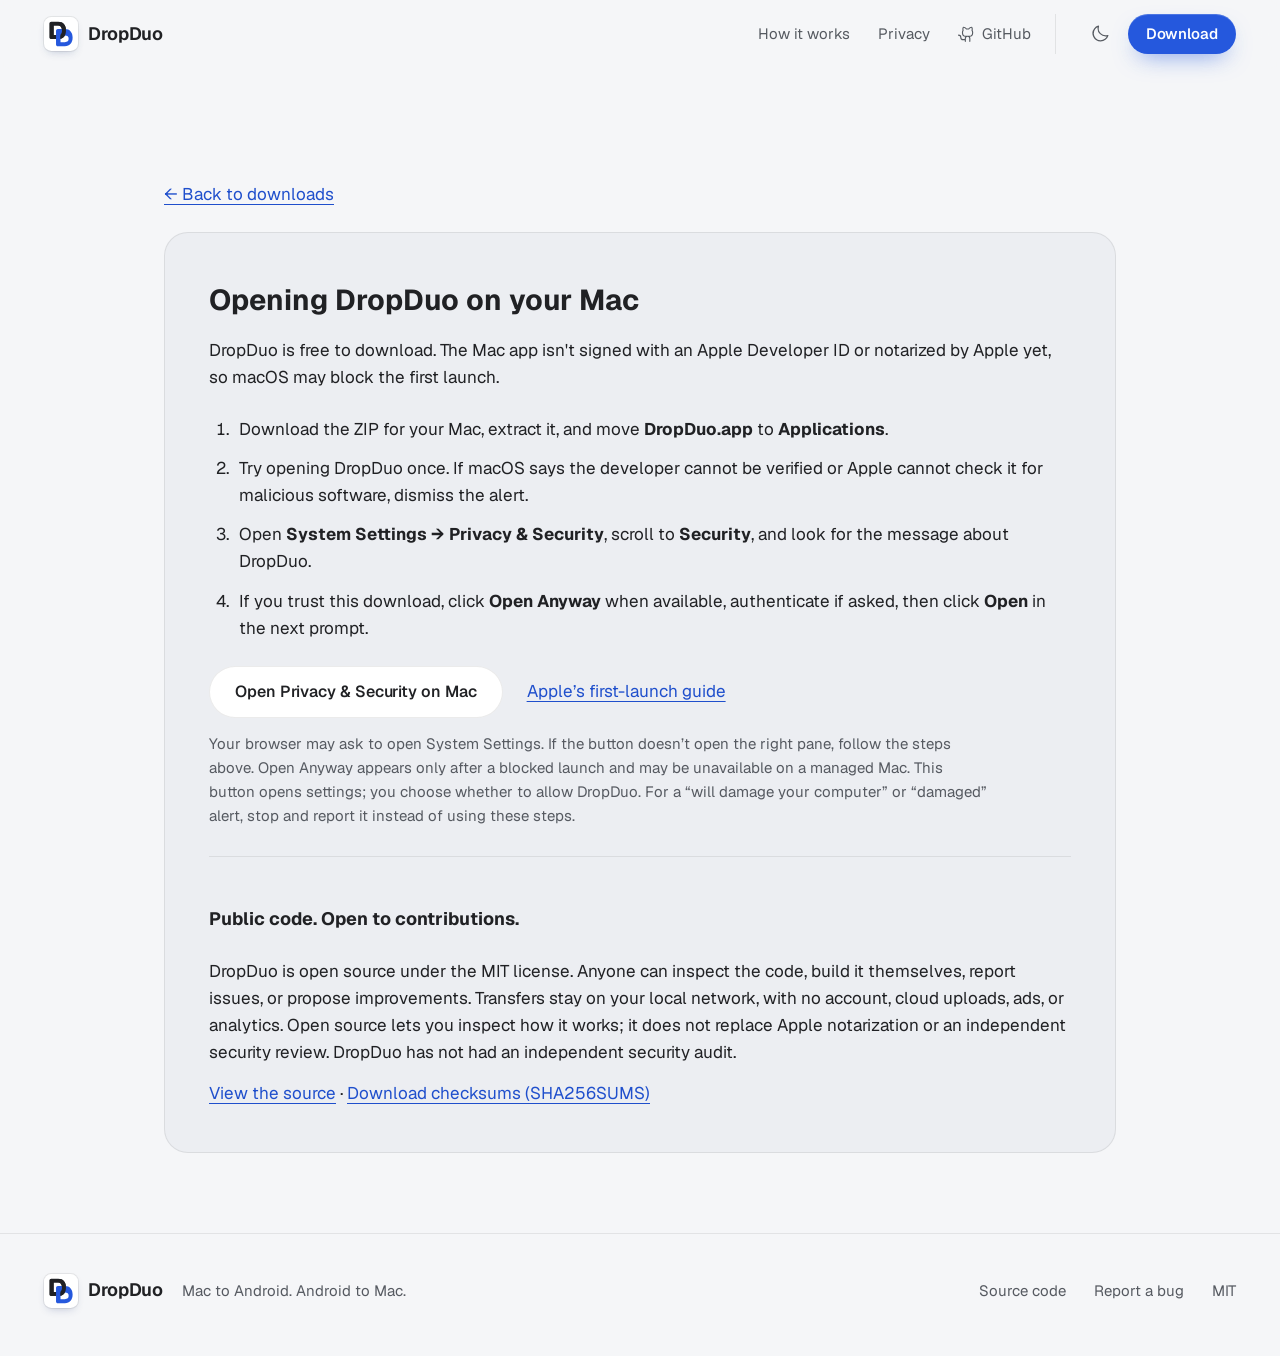
<file: apps/web/mac-install.html>
<!doctype html>
<html lang="en">
<head>
  <meta charset="utf-8">
  <meta name="viewport" content="width=device-width, initial-scale=1, viewport-fit=cover">
  <title>Opening DropDuo on your Mac</title>
  <meta name="description" content="First-launch instructions for the DropDuo Mac app, with a Privacy &amp; Security shortcut and links to the public source code.">
  <meta name="color-scheme" content="light dark">
  <meta name="theme-color" content="#F5F6F8">
  <meta property="og:type" content="website">
  <meta property="og:title" content="Opening DropDuo on your Mac">
  <meta property="og:description" content="How to open the DropDuo Mac app and review its public source code.">
  <meta property="og:image" content="assets/brand/dropduo-icon.png">
  <link rel="icon" href="assets/brand/dropduo-icon.svg" type="image/svg+xml">
  <link rel="apple-touch-icon" href="assets/brand/dropduo-icon.png">
  <link rel="preload" href="assets/fonts/Geist-Variable.woff2" as="font" type="font/woff2" crossorigin>
  <link rel="stylesheet" href="styles.css">
  <script>
    // Apply the saved or system theme before first paint to avoid a flash.
    (() => {
      const root = document.documentElement;
      let saved = null;
      try { saved = localStorage.getItem("dropduo:theme"); } catch {}
      const dark = saved ? saved === "dark" : matchMedia("(prefers-color-scheme: dark)").matches;
      root.dataset.theme = dark ? "dark" : "light";
      root.classList.add("js");
      document.querySelector('meta[name="theme-color"]').content = dark ? "#0D0E10" : "#F5F6F8";
    })();
  </script>
  <script src="main.js" defer></script>
</head>
<body>
  <svg width="0" height="0" class="sr-only" aria-hidden="true">
    <defs>
      <path id="dd-ink" fill-rule="evenodd" d="M 218 154 H 429 C 582 154 662 258 662 415 C 662 575 580 675 429 675 H 218 C 187 675 162 650 162 620 V 210 C 162 179 187 154 218 154 Z M 297 274 H 425 C 509 274 542 330 542 415 C 542 501 509 553 425 553 H 297 Z"/>
      <path id="dd-cobalt" fill-rule="evenodd" d="M 418 370 H 629 C 782 370 862 474 862 631 C 862 791 780 891 629 891 H 418 C 387 891 362 866 362 836 V 426 C 362 395 387 370 418 370 Z M 497 570 H 625 C 709 570 742 592 742 668 C 742 729 709 769 625 769 H 497 Z"/>
      <clipPath id="dd-front"><rect x="497" y="154" width="165" height="521"/></clipPath>
      <symbol id="dd-mark" viewBox="0 0 1024 1024">
        <g transform="translate(0 -10.5)">
          <use href="#dd-ink" fill="#202124"/>
          <use href="#dd-cobalt" fill="#2558DD"/>
          <use href="#dd-ink" fill="#202124" clip-path="url(#dd-front)"/>
        </g>
      </symbol>
    </defs>
  </svg>

  <a class="skip" href="#main">Skip to content</a>

  <header class="nav">
    <div class="wrap nav__inner">
      <a class="brand" href="index.html" aria-label="DropDuo home">
        <span class="brand__tile"><svg aria-hidden="true"><use href="#dd-mark"/></svg></span>
        <span class="brand__name">DropDuo</span>
      </a>
      <nav class="nav__primary" aria-label="Primary">
        <ul class="nav__links">
          <li><a href="index.html#pair">How it works</a></li>
          <li><a href="index.html#privacy">Privacy</a></li>
          <li><a href="https://github.com/rohit-yadavv/dropduo"><svg class="i" aria-hidden="true"><use href="assets/icons.svg#github-logo"/></svg>GitHub</a></li>
        </ul>
      </nav>
      <div class="nav__actions">
        <button class="theme-toggle" type="button" data-theme-toggle aria-label="Switch to dark theme">
          <svg class="i theme-toggle__moon" aria-hidden="true"><use href="assets/icons.svg#moon"/></svg>
          <svg class="i theme-toggle__sun" aria-hidden="true"><use href="assets/icons.svg#sun"/></svg>
        </button>
        <a class="btn btn--small btn--primary" href="index.html#download">Download</a>
      </div>
    </div>
  </header>

  <main id="main" class="install-page">
    <div class="wrap">
      <a class="install-page__back" href="index.html#download">← Back to downloads</a>
        <div class="install-guide" id="mac-install" aria-labelledby="mac-install-title">
          <h1 id="mac-install-title">Opening DropDuo on your Mac</h1>
          <p>DropDuo is free to download. The Mac app isn't signed with an Apple Developer ID or notarized by Apple yet, so macOS may block the first launch.</p>
          <ol>
            <li>Download the ZIP for your Mac, extract it, and move <strong>DropDuo.app</strong> to <strong>Applications</strong>.</li>
            <li>Try opening DropDuo once. If macOS says the developer cannot be verified or Apple cannot check it for malicious software, dismiss the alert.</li>
            <li>Open <strong>System Settings → Privacy &amp; Security</strong>, scroll to <strong>Security</strong>, and look for the message about DropDuo.</li>
            <li>If you trust this download, click <strong>Open Anyway</strong> when available, authenticate if asked, then click <strong>Open</strong> in the next prompt.</li>
          </ol>
          <div class="install-guide__actions">
            <a class="btn btn--ghost" href="x-apple.systempreferences:com.apple.preference.security">Open Privacy &amp; Security on Mac</a>
            <a href="https://support.apple.com/en-us/102445">Apple’s first-launch guide</a>
          </div>
          <p class="install-guide__note">Your browser may ask to open System Settings. If the button doesn’t open the right pane, follow the steps above. Open Anyway appears only after a blocked launch and may be unavailable on a managed Mac. This button opens settings; you choose whether to allow DropDuo. For a “will damage your computer” or “damaged” alert, stop and report it instead of using these steps.</p>
          <div class="install-guide__trust">
            <h4>Public code. Open to contributions.</h4>
            <p>DropDuo is open source under the MIT license. Anyone can inspect the code, build it themselves, report issues, or propose improvements. Transfers stay on your local network, with no account, cloud uploads, ads, or analytics. Open source lets you inspect how it works; it does not replace Apple notarization or an independent security review. DropDuo has not had an independent security audit.</p>
            <p><a href="https://github.com/rohit-yadavv/dropduo">View the source</a> · <a href="https://github.com/rohit-yadavv/dropduo/releases/latest">Download checksums (SHA256SUMS)</a></p>
          </div>
        </div>
    </div>
  </main>

  <footer class="footer">
    <div class="wrap footer__inner">
      <div class="footer__brand">
        <a class="brand" href="index.html" aria-label="DropDuo home">
          <span class="brand__tile"><svg aria-hidden="true"><use href="#dd-mark"/></svg></span>
          <span class="brand__name">DropDuo</span>
        </a>
        <p>Mac to Android. Android to Mac.</p>
      </div>
      <ul class="footer__links">
        <li><a href="https://github.com/rohit-yadavv/dropduo">Source code</a></li>
        <li><a href="https://github.com/rohit-yadavv/dropduo/issues">Report a bug</a></li>
        <li><a href="https://github.com/rohit-yadavv/dropduo/blob/develop/LICENSE">MIT</a></li>
      </ul>
    </div>
  </footer>
</body>
</html>
</file>
<file: website/styles.css>
/*
  DropDuo website.
  Palette follows branding/README.md: ink #202124, cobalt #2558DD, white tile.
  Shape rule: interactive controls are full pills, surfaces use --radius (24px),
  the app tile uses the icon's 220/1024 corner ratio.
  Layers: nav 10, skip link 20. Nothing else sets z-index.
*/

@font-face {
  font-family: "Geist";
  src: url("assets/fonts/Geist-Variable.woff2") format("woff2");
  font-weight: 100 900;
  font-display: swap;
}

@font-face {
  font-family: "Geist Mono";
  src: url("assets/fonts/GeistMono-Variable.woff2") format("woff2");
  font-weight: 100 900;
  font-display: swap;
}

:root {
  --ink: #202124;
  --cobalt: #2558DD;
  --cobalt-deep: #1C47B8;

  --bg: #F5F6F8;
  --surface: #FFFFFF;
  --surface-2: #ECEEF2;
  --text: #202124;
  --muted: #565A61;
  --line: rgb(32 33 36 / 0.09);
  --accent-text: #1F4FCC;
  --icon: #2558DD;
  --headline-accent: #2558DD;
  --token-bg: #FFFFFF;
  --shadow: 0 1px 2px rgb(32 40 70 / 0.06), 0 24px 60px -24px rgb(32 52 120 / 0.22);
  --shadow-lg: 0 2px 4px rgb(32 40 70 / 0.06), 0 50px 100px -40px rgb(28 60 160 / 0.38);

  --radius: 24px;
  --ease: cubic-bezier(0.16, 1, 0.3, 1);
  --spring: cubic-bezier(0.34, 1.36, 0.64, 1);
  --font: "Geist", ui-sans-serif, -apple-system, BlinkMacSystemFont, "Segoe UI", Roboto, sans-serif;
  --mono: "Geist Mono", ui-monospace, "SF Mono", Menlo, monospace;

  color-scheme: light dark;
}

:root[data-theme="dark"] {
  --bg: #0D0E10;
  --surface: #16181B;
  --surface-2: #1D2024;
  --text: #ECEDEF;
  --muted: #A0A5AD;
  --line: rgb(255 255 255 / 0.08);
  --accent-text: #8EA9F7;
  --shadow: 0 1px 0 rgb(255 255 255 / 0.04) inset, 0 24px 60px -24px rgb(0 0 0 / 0.7);
  --shadow-lg: 0 50px 100px -40px rgb(0 0 0 / 0.8), 0 0 0 1px rgb(255 255 255 / 0.06);
  --icon: #6E92F2;
  --headline-accent: #5B83F0;
  --token-bg: #1D2024;
  color-scheme: dark;
}

:root[data-theme="light"] { color-scheme: light; }

*,
*::before,
*::after { box-sizing: border-box; }

html {
  -webkit-text-size-adjust: 100%;
  scroll-behavior: smooth;
  scroll-padding-top: 88px;
}

body {
  margin: 0;
  background: var(--bg);
  color: var(--text);
  font-family: var(--font);
  font-size: 1.0625rem;
  line-height: 1.6;
  -webkit-font-smoothing: antialiased;
  text-rendering: optimizeLegibility;
  overflow-x: hidden;
}

h1, h2, h3, p, ul, ol { margin: 0; }
[hidden] { display: none !important; }
ul, ol { padding: 0; list-style: none; }
img { display: block; max-width: 100%; height: auto; }
a { color: inherit; text-decoration: none; }

:focus-visible {
  outline: 2px solid var(--cobalt);
  outline-offset: 3px;
  border-radius: 8px;
}

.sr-only {
  position: absolute;
  width: 1px;
  height: 1px;
  overflow: hidden;
  clip: rect(0 0 0 0);
  white-space: nowrap;
}

.skip {
  position: fixed;
  top: 12px;
  left: 12px;
  z-index: 20;
  padding: 10px 16px;
  border-radius: 999px;
  background: var(--ink);
  color: #fff;
  transform: translateY(-200%);
}
.skip:focus { transform: none; }

.wrap {
  width: 100%;
  max-width: 1240px;
  margin: 0 auto;
  padding: 0 24px;
}

.i {
  width: 1.15em;
  height: 1.15em;
  flex: none;
}

/* Buttons */

.btn {
  display: inline-flex;
  align-items: center;
  justify-content: center;
  gap: 0.55em;
  min-height: 52px;
  padding: 0 26px;
  border-radius: 999px;
  font-weight: 560;
  font-size: 1rem;
  letter-spacing: -0.005em;
  white-space: nowrap;
  transition: transform 0.35s var(--ease), background-color 0.25s, box-shadow 0.35s var(--ease), color 0.25s;
}
.btn:active { transform: translateY(1px) scale(0.98); }

.btn--primary {
  background: var(--cobalt);
  color: #fff;
  box-shadow: 0 1px 0 rgb(255 255 255 / 0.18) inset, 0 10px 24px -10px rgb(37 88 221 / 0.65);
}
.btn--primary:hover {
  background: var(--cobalt-deep);
  box-shadow: 0 1px 0 rgb(255 255 255 / 0.18) inset, 0 16px 32px -12px rgb(37 88 221 / 0.75);
}

.btn--ghost {
  color: var(--text);
  box-shadow: 0 0 0 1px var(--line) inset;
  background: var(--surface);
}
.btn--ghost:hover { box-shadow: 0 0 0 1px color-mix(in srgb, var(--text) 30%, transparent) inset; }

.btn--small {
  min-height: 40px;
  padding: 0 18px;
  font-size: 0.9375rem;
}

/* Navigation */

.nav {
  position: sticky;
  top: 0;
  z-index: 10;
  background: color-mix(in srgb, var(--bg) 78%, transparent);
  backdrop-filter: saturate(170%) blur(18px);
  -webkit-backdrop-filter: saturate(170%) blur(18px);
  border-bottom: 1px solid transparent;
  transition: border-color 0.3s;
}
.nav.is-scrolled { border-bottom-color: var(--line); }

@media (prefers-reduced-transparency: reduce) {
  .nav { background: var(--bg); backdrop-filter: none; -webkit-backdrop-filter: none; }
}

.nav__inner {
  display: flex;
  align-items: center;
  justify-content: space-between;
  height: 68px;
}

.brand {
  display: inline-flex;
  align-items: center;
  gap: 10px;
  font-weight: 650;
  font-size: 1.125rem;
  letter-spacing: -0.02em;
}
.brand__tile {
  display: grid;
  place-items: center;
  width: 34px;
  height: 34px;
  border-radius: 21.5%;
  background: #fff;
  box-shadow: 0 0 0 1px rgb(32 33 36 / 0.08), 0 4px 10px -4px rgb(32 52 120 / 0.3);
}
.brand__tile svg { width: 100%; height: 100%; }

.nav__primary { margin-left: auto; }

.nav__links {
  display: flex;
  align-items: center;
  gap: 28px;
  font-size: 0.9375rem;
  color: var(--muted);
}
.nav__links a {
  display: inline-flex;
  align-items: center;
  gap: 6px;
  height: 40px;
  transition: color 0.2s;
}
.nav__links a:hover { color: var(--text); }
.nav__links .i { width: 18px; height: 18px; }

/* Utility actions sit apart from the text links, behind a hairline. */
.nav__actions {
  display: flex;
  align-items: center;
  gap: 8px;
  margin-left: 24px;
  padding-left: 24px;
  border-left: 1px solid var(--line);
}

@media (max-width: 767px) {
  .nav__primary { display: none; }
  .nav__actions { margin-left: auto; padding-left: 0; border-left: 0; }
}

/* Theme toggle */

.theme-toggle {
  position: relative;
  display: grid;
  place-items: center;
  width: 40px;
  height: 40px;
  padding: 0;
  border: 0;
  border-radius: 999px;
  background: transparent;
  color: var(--muted);
  cursor: pointer;
  transition: color 0.2s, background-color 0.2s, transform 0.35s var(--ease);
}
.theme-toggle:hover { color: var(--text); background: var(--surface-2); }
.theme-toggle:active { transform: scale(0.94); }
.theme-toggle .i {
  position: absolute;
  width: 20px;
  height: 20px;
  transition: opacity 0.3s var(--ease), transform 0.5s var(--spring);
}
.theme-toggle .theme-toggle__sun { opacity: 0; transform: rotate(-90deg) scale(0.5); }
:root[data-theme="dark"] .theme-toggle .theme-toggle__sun { opacity: 1; transform: none; }
:root[data-theme="dark"] .theme-toggle .theme-toggle__moon { opacity: 0; transform: rotate(90deg) scale(0.5); }

.shot--dark { display: none; }
:root[data-theme="dark"] .shot--light { display: none; }
:root[data-theme="dark"] .shot--dark { display: block; }

::view-transition-old(root),
::view-transition-new(root) { animation-duration: 0.45s; }

/* Hero */

.hero {
  position: relative;
  overflow: clip;
}

.hero__grid {
  display: grid;
  grid-template-columns: minmax(0, 1.05fr) minmax(0, 1fr);
  align-items: center;
  gap: 48px;
  min-height: calc(100dvh - 68px);
  padding-top: 40px;
  padding-bottom: 72px;
}

.hero__title {
  font-size: clamp(2.5rem, 5.4vw, 4.6rem);
  font-weight: 680;
  line-height: 1.02;
  letter-spacing: -0.045em;
}
.hero__title .line {
  display: block;
  overflow: clip;
  padding-bottom: 0.06em;
}
.hero__title .line__in { display: inline-block; }
.line--cobalt { color: var(--headline-accent); }


.hero__sub {
  margin-top: 28px;
  max-width: 34ch;
  font-size: clamp(1.125rem, 1.5vw, 1.3125rem);
  line-height: 1.5;
  color: var(--muted);
}

.hero__ctas {
  display: flex;
  flex-wrap: wrap;
  gap: 12px;
  margin-top: 40px;
}

.hero__visual {
  --rx: 0deg;
  --ry: 0deg;
  position: relative;
  aspect-ratio: 1;
  width: min(100%, 560px);
  justify-self: center;
  perspective: 1200px;
}

.halo {
  position: absolute;
  inset: -12%;
  background:
    radial-gradient(closest-side at 62% 60%, rgb(37 88 221 / 0.22), transparent 70%),
    radial-gradient(closest-side at 35% 35%, rgb(32 33 36 / 0.08), transparent 70%);
  filter: blur(8px);
  pointer-events: none;
}

.tile {
  position: absolute;
  inset: 15%;
  border-radius: 21.5%;
  background: #fff;
  box-shadow: var(--shadow-lg), 0 0 0 1px rgb(32 33 36 / 0.05);
  transform: rotateX(var(--rx)) rotateY(var(--ry));
  transform-style: preserve-3d;
  transition: transform 0.6s var(--ease);
}
.tile__mark { width: 100%; height: 100%; overflow: visible; }
.tile__mark .d { transform-box: view-box; }

.chip {
  position: absolute;
  display: inline-flex;
  align-items: center;
  gap: 8px;
  padding: 9px 14px 9px 11px;
  border-radius: 999px;
  background: var(--surface);
  color: var(--text);
  font-size: 0.875rem;
  font-weight: 520;
  white-space: nowrap;
  box-shadow: var(--shadow), 0 0 0 1px var(--line);
}
.chip .i { color: var(--icon); }

.chip--a { top: 6%; left: 0; }
.chip--b { top: 30%; right: -4%; }
.chip--c { bottom: 24%; left: -6%; }
.chip--d { bottom: 4%; right: 6%; }

/* Section headings */

.section-title {
  max-width: 18ch;
  font-size: clamp(2rem, 4vw, 3.25rem);
  font-weight: 650;
  line-height: 1.08;
  letter-spacing: -0.035em;
}

/* Things you send: a list that drives a sticky transfer stage */

.sends { padding: 120px 0 40px; }

.sends__grid {
  display: grid;
  grid-template-columns: minmax(0, 1fr) minmax(0, 1.05fr);
  gap: 72px;
  align-items: start;
}

.sends .section-title {
  max-width: 13ch;
  font-size: clamp(2.25rem, 4.6vw, 3.75rem);
}
.sends__list ol { margin-top: 24px; }

.send {
  padding: 40px 0;
  cursor: pointer;
  transition: opacity 0.5s var(--ease);
}
.send + .send { border-top: 1px solid var(--line); }
.send:focus-visible { outline-offset: 6px; }
.js .send { opacity: 0.34; }
.js .send.is-active,
.js .send:hover,
.js .send:focus-visible { opacity: 1; }

.send__dir {
  display: inline-flex;
  align-items: center;
  gap: 8px;
  margin-bottom: 16px;
  color: var(--text);
}
.send__dir .i { width: 20px; height: 20px; }
.send__dir .send__arrow { width: 14px; height: 14px; color: var(--muted); }
.send__dir svg:has(use[href$="brand-android"]) { color: #3DDC84; }

.send h3 {
  max-width: 20ch;
  font-size: clamp(1.5rem, 2.3vw, 1.875rem);
  font-weight: 620;
  line-height: 1.15;
  letter-spacing: -0.025em;
}
.send p { margin-top: 14px; max-width: 44ch; color: var(--muted); }

.stage {
  position: sticky;
  top: calc(50dvh - 170px);
  margin-top: 120px;
}

.stage__panel {
  position: relative;
  overflow: hidden;
  padding: 44px 36px 30px;
  border-radius: var(--radius);
  background: var(--surface);
  box-shadow: 0 0 0 1px var(--line), var(--shadow);
}

/* Soft light that sits behind whichever device is receiving. */
.stage__panel::before {
  content: "";
  position: absolute;
  top: -30%;
  left: -10%;
  width: 60%;
  height: 120%;
  background: radial-gradient(closest-side, rgb(37 88 221 / 0.16), transparent);
  pointer-events: none;
  transform: translateX(var(--glow, 0%));
  transition: transform 0.9s var(--ease);
}
.stage[data-dir="m2a"] .stage__panel::before { --glow: 100%; }

.stage__row {
  position: relative;
  display: grid;
  grid-template-columns: auto minmax(0, 1fr) auto;
  align-items: center;
  gap: 14px;
}

.end { display: grid; justify-items: center; gap: 12px; }
.end__disc {
  position: relative;
  display: grid;
  place-items: center;
  width: 92px;
  height: 92px;
  border-radius: 999px;
  background: var(--bg);
  color: var(--text);
  box-shadow: 0 0 0 1px var(--line);
}
.end__disc svg { width: 40px; height: 40px; }
.end__disc--android { color: #3DDC84; }
.end__disc::after {
  content: "";
  position: absolute;
  inset: -7px;
  border-radius: inherit;
  border: 2px solid var(--cobalt);
  opacity: 0;
}
.end.is-receiving .end__disc::after { animation: ring 1.1s var(--ease); }
.end__name { color: var(--muted); font-size: 0.875rem; font-weight: 520; }

.track { position: relative; height: 64px; margin-bottom: 30px; }
.track__line,
.track__fill {
  position: absolute;
  top: 50%;
  left: 0;
  right: 0;
  height: 2px;
  margin-top: -1px;
  border-radius: 2px;
  background: var(--line);
}
.track__fill {
  background: var(--cobalt);
  transform: scaleX(0);
  transform-origin: left;
}
.track.is-broken .track__line {
  background: repeating-linear-gradient(90deg, var(--muted) 0 5px, transparent 5px 11px);
  opacity: 0.45;
}
.track.is-broken .track__fill { opacity: 0.3; }

.token {
  position: absolute;
  top: 50%;
  left: 0;
  margin-top: -28px;
  will-change: transform;
}
.token__card {
  display: grid;
  place-items: center;
  width: 56px;
  height: 56px;
  border-radius: 16px;
  background: var(--token-bg);
  color: var(--icon);
  box-shadow: 0 0 0 1px var(--line), var(--shadow);
}
.token__card .i { width: 26px; height: 26px; }

.stage__meta {
  display: flex;
  flex-wrap: wrap;
  justify-content: space-between;
  align-items: baseline;
  gap: 8px 16px;
  margin-top: 32px;
  padding-top: 20px;
  border-top: 1px solid var(--line);
  font-family: var(--mono);
  font-size: 0.875rem;
}
.stage__size { margin-left: 8px; color: var(--muted); }
.stage__status { color: var(--accent-text); }
.stage__status.is-quiet { color: var(--muted); }
.stage__how { margin-top: 6px; color: var(--muted); font-size: 0.9375rem; }

/* Pairing */

.pair { padding: 112px 0; }

.pair__grid {
  display: grid;
  grid-template-columns: minmax(0, 0.85fr) minmax(0, 1fr);
  gap: 80px;
  align-items: center;
}

.pair__device { display: grid; place-items: center; }

.phone {
  width: min(100%, 310px);
  padding: 10px;
  border-radius: 48px;
  background: #18191C;
  box-shadow: var(--shadow-lg), 0 0 0 1px rgb(255 255 255 / 0.06) inset;
}
.phone img {
  width: 100%;
  border-radius: 38px;
}

.lede {
  margin-top: 20px;
  max-width: 44ch;
  font-size: 1.1875rem;
  color: var(--muted);
}

.steps {
  position: relative;
  display: grid;
  gap: 36px;
  margin-top: 48px;
}
.steps::before,
.steps::after {
  content: "";
  position: absolute;
  top: 24px;
  bottom: 24px;
  left: 23px;
  width: 2px;
  border-radius: 2px;
  background: var(--line);
}
.steps::after {
  background: var(--cobalt);
  transform-origin: top;
}

.step {
  position: relative;
  display: grid;
  grid-template-columns: 48px minmax(0, 1fr);
  gap: 20px;
  align-items: start;
}
.step h3 { font-size: 1.1875rem; font-weight: 620; letter-spacing: -0.015em; margin-top: 10px; }
.step p { color: var(--muted); margin-top: 4px; max-width: 46ch; }
.step__icon {
  position: relative;
  z-index: 1;
  display: grid;
  place-items: center;
  width: 48px;
  height: 48px;
  border-radius: 999px;
  background: var(--surface);
  color: var(--icon);
  box-shadow: 0 0 0 1px var(--line), var(--shadow);
}
.step__icon .i { width: 22px; height: 22px; }

/* Privacy: a diagram of the direct route, with the cloud detour crossed out */

.privacy { padding: 112px 0 40px; text-align: center; }
.privacy__title { margin: 0 auto; }
.privacy__lede { max-width: 44ch; margin: 16px auto 0; font-size: 1.1875rem; color: var(--muted); text-wrap: balance; }

.route { max-width: 760px; margin: 48px auto 0; }
.route__svg { display: block; width: 100%; height: auto; overflow: visible; }

.route__detour {
  fill: none;
  stroke: var(--muted);
  stroke-width: 2;
  stroke-dasharray: 4 8;
  stroke-linecap: round;
  opacity: 0.45;
}
.route__cloud { fill: var(--surface); stroke: var(--line); stroke-width: 2; stroke-dasharray: 5 6; }
.route__cloud-icon { color: var(--muted); }
.route__note { fill: var(--muted); font-family: var(--mono); font-size: 15px; letter-spacing: 0.02em; }

.route__glow { stroke: var(--cobalt); stroke-width: 14; stroke-linecap: round; opacity: 0.14; }
.route__link { stroke: var(--cobalt); stroke-width: 3; stroke-linecap: round; }
.packet { fill: var(--headline-accent); opacity: 0; }
.route__lock { fill: var(--cobalt); }
.route__lock-icon { color: #fff; }

.route__device { fill: var(--surface); stroke: var(--line); stroke-width: 2; }
.route__apple { color: var(--text); }
.route__android { color: #3DDC84; }

.assurances {
  display: flex;
  flex-wrap: wrap;
  justify-content: center;
  gap: 14px 36px;
  margin-top: 40px;
  color: var(--muted);
}
.assurances li { display: inline-flex; align-items: center; gap: 10px; }
.assurances .i { width: 20px; height: 20px; color: var(--icon); }
.assurances b { color: var(--text); font-weight: 600; }

.privacy__link {
  display: inline-flex;
  align-items: center;
  gap: 6px;
  margin-top: 28px;
  color: var(--accent-text);
  font-weight: 560;
}
.privacy__link .i { transition: transform 0.3s var(--ease); }
.privacy__link:hover .i { transform: translateX(3px); }

/* Download: one panel split like the mark, ink for Mac and cobalt for Android */

.download {
  padding: 72px 0 112px;
  background:
    radial-gradient(55% 45% at 50% 55%, color-mix(in srgb, var(--cobalt) 8%, transparent), transparent 100%);
}

.download__head {
  display: flex;
  flex-wrap: wrap;
  align-items: flex-end;
  justify-content: space-between;
  gap: 16px 32px;
}
.download__version {
  padding-bottom: 8px;
  font-family: var(--mono);
  font-size: 0.8125rem;
  color: var(--muted);
  text-underline-offset: 4px;
}
a.download__version:hover { color: var(--accent-text); text-decoration: underline; }

.duo {
  position: relative;
  display: grid;
  grid-template-columns: repeat(2, minmax(0, 1fr));
  margin-top: 48px;
  border-radius: 28px;
  overflow: hidden;
  box-shadow: var(--shadow-lg);
}

.half {
  position: relative;
  display: flex;
  flex-direction: column;
  min-height: 400px;
  padding: 52px 88px 44px 52px;
  color: #F3F4F6;
}
.half--mac { background: #202124; }
.half--android {
  padding: 52px 52px 44px 88px;
  background:
    radial-gradient(90% 70% at 100% 0%, rgb(255 255 255 / 0.14), transparent 60%),
    #2558DD;
}
:root[data-theme="dark"] .half--mac { background: #1B1C1F; box-shadow: inset 0 0 0 1px rgb(255 255 255 / 0.06); }

.half__logo { width: 44px; height: 44px; color: #fff; }
.half h3 {
  margin-top: 28px;
  font-size: clamp(1.75rem, 2.6vw, 2.25rem);
  font-weight: 650;
  line-height: 1.1;
  letter-spacing: -0.035em;
}
.half__req { margin-top: 8px; color: rgb(243 244 246 / 0.72); }
.half--android .half__req { color: rgb(255 255 255 / 0.88); }

.half__here {
  position: absolute;
  top: 24px;
  right: 24px;
  display: none;
  padding: 5px 12px;
  border-radius: 999px;
  background: rgb(255 255 255 / 0.14);
  font-size: 0.8125rem;
  font-weight: 560;
}
.half--mac .half__here { right: 72px; }
.half.is-suggested .half__here { display: inline-flex; }

.half__actions,
.half__skeleton { display: flex; flex-wrap: wrap; gap: 10px; margin-top: 36px; }

.dl {
  display: inline-flex;
  align-items: center;
  gap: 10px;
  min-height: 54px;
  padding: 0 22px;
  border-radius: 999px;
  font-weight: 600;
  white-space: nowrap;
  transition: transform 0.35s var(--ease), background-color 0.25s, box-shadow 0.25s;
}
.dl:active { transform: translateY(1px) scale(0.98); }
.dl small { font-family: var(--mono); font-size: 0.75rem; font-weight: 500; opacity: 0.6; }
.dl small:empty { display: none; }
.dl--solid { background: #fff; color: #202124; box-shadow: 0 10px 24px -12px rgb(0 0 0 / 0.5); }
.dl--solid:hover { background: #E9ECF2; }
.half--android .dl--solid { color: #1C47B8; }
.dl--outline { color: #fff; box-shadow: inset 0 0 0 1px rgb(255 255 255 / 0.32); }
.dl--outline:hover { background: rgb(255 255 255 / 0.08); }
.dl:focus-visible { outline-color: #fff; }

.half__skeleton { display: none; }
.half__skeleton span {
  display: block;
  width: 176px;
  height: 54px;
  border-radius: 999px;
  background: linear-gradient(90deg, rgb(255 255 255 / 0.1), rgb(255 255 255 / 0.2), rgb(255 255 255 / 0.1));
  background-size: 200% 100%;
}
.half__skeleton span + span { width: 112px; }

.half__soon {
  display: none;
  align-self: flex-start;
  margin-top: 36px;
  padding: 10px 16px;
  border-radius: 999px;
  background: rgb(255 255 255 / 0.12);
  font-size: 0.9375rem;
}

.half__help {
  align-self: flex-start;
  margin-top: auto;
  padding-top: 28px;
  font-size: 0.9375rem;
  color: rgb(243 244 246 / 0.78);
  text-decoration: underline;
  text-decoration-color: rgb(255 255 255 / 0.3);
  text-underline-offset: 4px;
}
.half__help:hover { color: #fff; text-decoration-color: #fff; }

/* Desktop visitors get a QR code that downloads the APK on their phone. */
.qr { display: flex; align-items: center; gap: 22px; }
.qr__code {
  flex: none;
  width: 176px;
  height: 176px;
  padding: 14px;
  border-radius: 22px;
  background: #fff;
  box-shadow: 0 16px 32px -16px rgb(0 0 0 / 0.45);
}
.qr__code svg { display: block; width: 100%; height: 100%; }
.qr__text {
  display: grid;
  gap: 10px;
  max-width: 18ch;
  font-size: 1.0625rem;
  font-weight: 560;
  line-height: 1.35;
}
.qr__text a {
  display: inline-flex;
  align-items: baseline;
  gap: 8px;
  font-size: 0.9375rem;
  font-weight: 500;
  color: rgb(255 255 255 / 0.85);
  text-decoration: underline;
  text-decoration-color: rgb(255 255 255 / 0.35);
  text-underline-offset: 4px;
}
.qr__text a:hover { color: #fff; }
.qr__text small { font-family: var(--mono); font-size: 0.75rem; opacity: 0.7; }

/* The app tile sits on the seam, so the two halves read as one mark. */
.duo__tile {
  position: absolute;
  top: 50%;
  left: 50%;
  z-index: 1;
  display: grid;
  place-items: center;
  width: 104px;
  height: 104px;
  margin: -52px 0 0 -52px;
  border-radius: 21.5%;
  background: #fff;
  box-shadow: 0 24px 48px -16px rgb(0 0 0 / 0.55), 0 0 0 6px rgb(255 255 255 / 0.08);
}
.duo__tile svg { width: 100%; height: 100%; }

.pending {
  display: none;
  margin-top: 16px;
  padding: 28px 32px;
  border-radius: var(--radius);
  background: var(--surface-2);
}
.pending h3 { font-size: 1.25rem; font-weight: 640; letter-spacing: -0.02em; }
.pending p { margin-top: 8px; color: var(--muted); max-width: 60ch; }
.pending__actions { display: flex; flex-wrap: wrap; gap: 10px; margin-top: 22px; }

/* Release states, driven by main.js */
[data-release-state="loading"] [data-ready] { display: none; }
[data-release-state="loading"] .half__skeleton { display: flex; }
[data-release-state="pending"] [data-ready] { display: none; }
[data-release-state="pending"] [data-pending],
[data-release-state="pending"] [data-soon] { display: block; }
[data-release-state="ready"] [data-ready] { animation: fade-up 0.6s var(--ease) both; }

/* Footer */

.footer { border-top: 1px solid var(--line); }
.footer__inner {
  display: flex;
  flex-wrap: wrap;
  align-items: center;
  justify-content: space-between;
  gap: 24px;
  padding-top: 40px;
  padding-bottom: 48px;
}
.footer__brand { display: flex; align-items: center; gap: 20px; flex-wrap: wrap; }
.footer__brand p { color: var(--muted); font-size: 0.9375rem; }
.footer__links {
  display: flex;
  flex-wrap: wrap;
  gap: 8px 28px;
  color: var(--muted);
  font-size: 0.9375rem;
}
.footer__links a:hover { color: var(--text); }

/* Responsive */

@media (max-width: 899px) {
  .sends__grid { grid-template-columns: 1fr; }
  .stage { display: none; }
  .js .send { opacity: 1; }
  .send { padding: 32px 0; cursor: auto; }
}

@media (max-width: 1023px) {
  .pair__grid { gap: 48px; }
}

@media (max-width: 767px) {
  .wrap { padding: 0 20px; }
  .hero__grid {
    grid-template-columns: 1fr;
    min-height: auto;
    gap: 24px;
    padding-top: 36px;
    padding-bottom: 64px;
  }
  .hero__visual { width: min(100%, 400px); }
  .chip { font-size: 0.8125rem; padding: 7px 12px 7px 9px; }
  .chip--b { right: 0; }
  .chip--c { left: 0; }
  .sends, .pair, .download { padding: 80px 0; }
  .privacy { padding: 72px 0 16px; }
  .route__note { font-size: 22px; }
  .assurances { flex-direction: column; align-items: center; }
  .pair__grid { grid-template-columns: 1fr; }
  .pair__device { order: 2; }
  .phone { width: min(78%, 300px); }
  .duo { grid-template-columns: 1fr; border-radius: 24px; }
  .half, .half--android { min-height: 0; padding: 36px 28px 32px; }
  .half--mac { padding-bottom: 64px; }
  .half--android { padding-top: 64px; }
  .half--mac .half__here { right: 24px; }
  /* Stacked: the tile becomes a zero-height grid row on the seam. */
  .duo__tile {
    position: relative;
    top: auto;
    left: auto;
    order: 2;
    justify-self: center;
    width: 80px;
    height: 80px;
    margin: -40px 0;
  }
  .half--mac { order: 1; }
  .half--android { order: 3; }
  .duo--android-first .half--android { order: 1; padding: 36px 28px 64px; }
  .duo--android-first .half--mac { order: 3; padding: 64px 28px 32px; }
  .half__actions .dl { flex: 1 1 auto; justify-content: center; }
}

/* Motion: only with JS and only when the visitor allows it. */

@keyframes fade-up {
  from { opacity: 0; transform: translateY(14px); }
  to { opacity: 1; transform: none; }
}

@keyframes rise {
  from { transform: translateY(105%); }
  to { transform: none; }
}

@keyframes d-ink {
  from { opacity: 0; transform: translate(-150px, -120px) rotate(-6deg); }
  to { opacity: 1; transform: none; }
}

@keyframes d-cobalt {
  from { opacity: 0; transform: translate(150px, 120px) rotate(6deg); }
  to { opacity: 1; transform: none; }
}

@keyframes appear { from { opacity: 0; } to { opacity: 1; } }

/* Uses translate/scale so the pointer tilt on transform keeps working. */
@keyframes tile-in {
  from { opacity: 0; translate: 0 30px; scale: 0.94; }
  to { opacity: 1; translate: 0 0; scale: 1; }
}

@keyframes chip-in {
  from { opacity: 0; transform: translateY(12px) scale(0.92); }
  to { opacity: 1; transform: none; }
}

@keyframes drift {
  0%, 100% { translate: 0 0; }
  50% { translate: 0 -8px; }
}

@keyframes shimmer { to { background-position: -200% 0; } }

@keyframes ring {
  0% { opacity: 0.9; transform: scale(0.86); }
  100% { opacity: 0; transform: scale(1.18); }
}

@keyframes packet-right {
  0% { opacity: 0; transform: translateX(0); }
  12%, 82% { opacity: 1; }
  100% { opacity: 0; transform: translateX(380px); }
}

@keyframes packet-left {
  0% { opacity: 0; transform: translateX(0); }
  12%, 82% { opacity: 1; }
  100% { opacity: 0; transform: translateX(-380px); }
}

@keyframes draw { from { transform: scaleY(0); } to { transform: scaleY(1); } }

@media (prefers-reduced-motion: no-preference) {
  .js .hero__title .line__in { animation: rise 0.9s var(--ease) both; }
  .js .hero__title .line + .line .line__in { animation-delay: 0.12s; }
  .js .enter { animation: fade-up 0.8s var(--ease) both; animation-delay: var(--d, 0ms); }

  .js .tile { animation: tile-in 0.9s var(--ease) 0.1s both; }
  .js .d--ink { animation: d-ink 1s var(--spring) 0.35s both; }
  .js .d--cobalt { animation: d-cobalt 1s var(--spring) 0.45s both; }
  /* The woven overlap only makes sense once both letters have landed. */
  .js .d--weave { animation: appear 0.25s ease-out 1.15s both; }

  .js .chip {
    animation:
      chip-in 0.7s var(--spring) var(--d) both,
      drift 7s ease-in-out calc(var(--d) + 0.7s) infinite;
  }
  .js .chip--b { animation-duration: 0.7s, 8s; }
  .js .chip--c { animation-duration: 0.7s, 6.5s; }
  .js .chip--d { animation-duration: 0.7s, 9s; }

  .js .reveal {
    opacity: 0;
    transform: translateY(24px);
    transition: opacity 0.8s var(--ease), transform 0.8s var(--ease);
    transition-delay: var(--d, 0ms);
  }
  .js .reveal.is-in { opacity: 1; transform: none; }


  .half__skeleton span { animation: shimmer 1.4s linear infinite; }

  .packet--right { animation: packet-right 2.8s cubic-bezier(0.45, 0, 0.55, 1) infinite; }
  .packet--left { animation: packet-left 3.4s cubic-bezier(0.45, 0, 0.55, 1) 0.9s infinite; }
  .packet--right.packet--late { animation-delay: 1.4s; }
  .packet--left.packet--late { animation-delay: 2.6s; }

  .js .duo .half { transition: transform 0.9s var(--ease), opacity 0.9s var(--ease); }
  .js .duo:not(.is-in) .half--mac { opacity: 0; transform: translateX(-28px); }
  .js .duo:not(.is-in) .half--android { opacity: 0; transform: translateX(28px); }
  .js .duo .duo__tile { transition: transform 0.9s var(--spring) 0.35s, opacity 0.5s ease 0.35s; }
  .js .duo:not(.is-in) .duo__tile { opacity: 0; transform: scale(0.6) rotate(-10deg); }


  @supports (animation-timeline: view()) {

    .steps::after {
      animation: draw linear both;
      animation-timeline: view();
      animation-range: entry 40% cover 60%;
    }
  }
}

@media (prefers-reduced-motion: reduce) {
  html { scroll-behavior: auto; }
  .tile { transition: none; }
}
</file>
<file: apps/web/styles.css>
/*
  DropDuo website.
  Palette: ink #202124, cobalt #2558DD, white tile.
  Shape rule: interactive controls are full pills, surfaces use --radius (24px),
  the app tile uses the icon's 220/1024 corner ratio.
  Layers: nav 10, skip link 20. Nothing else sets z-index.
*/

@font-face {
  font-family: "Geist";
  src: url("assets/fonts/Geist-Variable.woff2") format("woff2");
  font-weight: 100 900;
  font-display: swap;
}

@font-face {
  font-family: "Geist Mono";
  src: url("assets/fonts/GeistMono-Variable.woff2") format("woff2");
  font-weight: 100 900;
  font-display: swap;
}

:root {
  --ink: #202124;
  --cobalt: #2558DD;
  --cobalt-deep: #1C47B8;

  --bg: #F5F6F8;
  --surface: #FFFFFF;
  --surface-2: #ECEEF2;
  --text: #202124;
  --muted: #565A61;
  --line: rgb(32 33 36 / 0.09);
  --accent-text: #1F4FCC;
  --icon: #2558DD;
  --headline-accent: #2558DD;
  --token-bg: #FFFFFF;
  --shadow: 0 1px 2px rgb(32 40 70 / 0.06), 0 24px 60px -24px rgb(32 52 120 / 0.22);
  --shadow-lg: 0 2px 4px rgb(32 40 70 / 0.06), 0 50px 100px -40px rgb(28 60 160 / 0.38);

  --radius: 24px;
  --ease: cubic-bezier(0.16, 1, 0.3, 1);
  --spring: cubic-bezier(0.34, 1.36, 0.64, 1);
  --font: "Geist", ui-sans-serif, -apple-system, BlinkMacSystemFont, "Segoe UI", Roboto, sans-serif;
  --mono: "Geist Mono", ui-monospace, "SF Mono", Menlo, monospace;

  color-scheme: light dark;
}

:root[data-theme="dark"] {
  --bg: #0D0E10;
  --surface: #16181B;
  --surface-2: #1D2024;
  --text: #ECEDEF;
  --muted: #A0A5AD;
  --line: rgb(255 255 255 / 0.08);
  --accent-text: #8EA9F7;
  --shadow: 0 1px 0 rgb(255 255 255 / 0.04) inset, 0 24px 60px -24px rgb(0 0 0 / 0.7);
  --shadow-lg: 0 50px 100px -40px rgb(0 0 0 / 0.8), 0 0 0 1px rgb(255 255 255 / 0.06);
  --icon: #6E92F2;
  --headline-accent: #5B83F0;
  --token-bg: #1D2024;
  color-scheme: dark;
}

:root[data-theme="light"] { color-scheme: light; }

*,
*::before,
*::after { box-sizing: border-box; }

html {
  -webkit-text-size-adjust: 100%;
  scroll-behavior: smooth;
  scroll-padding-top: 88px;
}

body {
  margin: 0;
  background: var(--bg);
  color: var(--text);
  font-family: var(--font);
  font-size: 1.0625rem;
  line-height: 1.6;
  -webkit-font-smoothing: antialiased;
  text-rendering: optimizeLegibility;
  overflow-x: hidden;
}

h1, h2, h3, p, ul, ol { margin: 0; }
[hidden] { display: none !important; }
ul, ol { padding: 0; list-style: none; }
img { display: block; max-width: 100%; height: auto; }
a { color: inherit; text-decoration: none; }

:focus-visible {
  outline: 2px solid var(--cobalt);
  outline-offset: 3px;
  border-radius: 8px;
}

.sr-only {
  position: absolute;
  width: 1px;
  height: 1px;
  overflow: hidden;
  clip: rect(0 0 0 0);
  white-space: nowrap;
}

.skip {
  position: fixed;
  top: 12px;
  left: 12px;
  z-index: 20;
  padding: 10px 16px;
  border-radius: 999px;
  background: var(--ink);
  color: #fff;
  transform: translateY(-200%);
}
.skip:focus { transform: none; }

.wrap {
  width: 100%;
  max-width: 1240px;
  margin: 0 auto;
  padding: 0 24px;
}

.i {
  width: 1.15em;
  height: 1.15em;
  flex: none;
}

/* Buttons */

.btn {
  display: inline-flex;
  align-items: center;
  justify-content: center;
  gap: 0.55em;
  min-height: 52px;
  padding: 0 26px;
  border-radius: 999px;
  font-weight: 560;
  font-size: 1rem;
  letter-spacing: -0.005em;
  white-space: nowrap;
  transition: transform 0.35s var(--ease), background-color 0.25s, box-shadow 0.35s var(--ease), color 0.25s;
}
.btn:active { transform: translateY(1px) scale(0.98); }

.btn--primary {
  background: var(--cobalt);
  color: #fff;
  box-shadow: 0 1px 0 rgb(255 255 255 / 0.18) inset, 0 10px 24px -10px rgb(37 88 221 / 0.65);
}
.btn--primary:hover {
  background: var(--cobalt-deep);
  box-shadow: 0 1px 0 rgb(255 255 255 / 0.18) inset, 0 16px 32px -12px rgb(37 88 221 / 0.75);
}

.btn--ghost {
  color: var(--text);
  box-shadow: 0 0 0 1px var(--line) inset;
  background: var(--surface);
}
.btn--ghost:hover { box-shadow: 0 0 0 1px color-mix(in srgb, var(--text) 30%, transparent) inset; }

.btn--small {
  min-height: 40px;
  padding: 0 18px;
  font-size: 0.9375rem;
}

/* Navigation */

.nav {
  position: sticky;
  top: 0;
  z-index: 10;
  background: color-mix(in srgb, var(--bg) 78%, transparent);
  backdrop-filter: saturate(170%) blur(18px);
  -webkit-backdrop-filter: saturate(170%) blur(18px);
  border-bottom: 1px solid transparent;
  transition: border-color 0.3s;
}
.nav.is-scrolled { border-bottom-color: var(--line); }

@media (prefers-reduced-transparency: reduce) {
  .nav { background: var(--bg); backdrop-filter: none; -webkit-backdrop-filter: none; }
}

.nav__inner {
  display: flex;
  align-items: center;
  justify-content: space-between;
  height: 68px;
}

.brand {
  display: inline-flex;
  align-items: center;
  gap: 10px;
  font-weight: 650;
  font-size: 1.125rem;
  letter-spacing: -0.02em;
}
.brand__tile {
  display: grid;
  place-items: center;
  width: 34px;
  height: 34px;
  border-radius: 21.5%;
  background: #fff;
  box-shadow: 0 0 0 1px rgb(32 33 36 / 0.08), 0 4px 10px -4px rgb(32 52 120 / 0.3);
}
.brand__tile svg { width: 100%; height: 100%; }

.nav__primary { margin-left: auto; }

.nav__links {
  display: flex;
  align-items: center;
  gap: 28px;
  font-size: 0.9375rem;
  color: var(--muted);
}
.nav__links a {
  display: inline-flex;
  align-items: center;
  gap: 6px;
  height: 40px;
  transition: color 0.2s;
}
.nav__links a:hover { color: var(--text); }
.nav__links .i { width: 18px; height: 18px; }

/* Utility actions sit apart from the text links, behind a hairline. */
.nav__actions {
  display: flex;
  align-items: center;
  gap: 8px;
  margin-left: 24px;
  padding-left: 24px;
  border-left: 1px solid var(--line);
}

@media (max-width: 767px) {
  .nav__primary { display: none; }
  .nav__actions { margin-left: auto; padding-left: 0; border-left: 0; }
}

/* Theme toggle */

.theme-toggle {
  position: relative;
  display: grid;
  place-items: center;
  width: 40px;
  height: 40px;
  padding: 0;
  border: 0;
  border-radius: 999px;
  background: transparent;
  color: var(--muted);
  cursor: pointer;
  transition: color 0.2s, background-color 0.2s, transform 0.35s var(--ease);
}
.theme-toggle:hover { color: var(--text); background: var(--surface-2); }
.theme-toggle:active { transform: scale(0.94); }
.theme-toggle .i {
  position: absolute;
  width: 20px;
  height: 20px;
  transition: opacity 0.3s var(--ease), transform 0.5s var(--spring);
}
.theme-toggle .theme-toggle__sun { opacity: 0; transform: rotate(-90deg) scale(0.5); }
:root[data-theme="dark"] .theme-toggle .theme-toggle__sun { opacity: 1; transform: none; }
:root[data-theme="dark"] .theme-toggle .theme-toggle__moon { opacity: 0; transform: rotate(90deg) scale(0.5); }

::view-transition-old(root),
::view-transition-new(root) { animation-duration: 0.45s; }

/* Hero */

.hero {
  position: relative;
  overflow: clip;
}

.hero__grid {
  display: grid;
  grid-template-columns: minmax(0, 1.05fr) minmax(0, 1fr);
  align-items: center;
  gap: 48px;
  min-height: calc(100dvh - 68px);
  padding-top: 40px;
  padding-bottom: 72px;
}

.hero__title {
  font-size: clamp(2.5rem, 5.4vw, 4.6rem);
  font-weight: 680;
  line-height: 1.02;
  letter-spacing: -0.045em;
}
.hero__title .line {
  display: block;
  overflow: clip;
  padding-bottom: 0.06em;
}
.hero__title .line__in { display: inline-block; }
.line--cobalt { color: var(--headline-accent); }


.hero__sub {
  margin-top: 28px;
  max-width: 34ch;
  font-size: clamp(1.125rem, 1.5vw, 1.3125rem);
  line-height: 1.5;
  color: var(--muted);
}

.hero__ctas {
  display: flex;
  flex-wrap: wrap;
  gap: 12px;
  margin-top: 40px;
}

.hero__visual {
  --rx: 0deg;
  --ry: 0deg;
  position: relative;
  aspect-ratio: 1;
  width: min(100%, 560px);
  justify-self: center;
  perspective: 1200px;
}

.halo {
  position: absolute;
  inset: -12%;
  background:
    radial-gradient(closest-side at 62% 60%, rgb(37 88 221 / 0.22), transparent 70%),
    radial-gradient(closest-side at 35% 35%, rgb(32 33 36 / 0.08), transparent 70%);
  filter: blur(8px);
  pointer-events: none;
}

.tile {
  position: absolute;
  inset: 15%;
  border-radius: 21.5%;
  background: #fff;
  box-shadow: var(--shadow-lg), 0 0 0 1px rgb(32 33 36 / 0.05);
  transform: rotateX(var(--rx)) rotateY(var(--ry));
  transform-style: preserve-3d;
  transition: transform 0.6s var(--ease);
}
.tile__mark { width: 100%; height: 100%; overflow: visible; }
.tile__mark .d { transform-box: view-box; }

.chip {
  position: absolute;
  display: inline-flex;
  align-items: center;
  gap: 8px;
  padding: 9px 14px 9px 11px;
  border-radius: 999px;
  background: var(--surface);
  color: var(--text);
  font-size: 0.875rem;
  font-weight: 520;
  white-space: nowrap;
  box-shadow: var(--shadow), 0 0 0 1px var(--line);
}
.chip .i { color: var(--icon); }

.chip--a { top: 6%; left: 0; }
.chip--b { top: 30%; right: -4%; }
.chip--c { bottom: 24%; left: -6%; }
.chip--d { bottom: 4%; right: 6%; }

/* Section headings */

.section-title {
  max-width: 18ch;
  font-size: clamp(2rem, 4vw, 3.25rem);
  font-weight: 650;
  line-height: 1.08;
  letter-spacing: -0.035em;
}

/* Demo video: always on the dark stage it was rendered for */

.demo { padding: 96px 0 0; }

.demo__frame {
  aspect-ratio: 16 / 9;
  border: 1px solid var(--line);
  border-radius: var(--radius);
  overflow: hidden;
  background: #06070A;
  box-shadow: var(--shadow-lg);
}

.demo__video {
  display: block;
  width: 100%;
  height: 100%;
  object-fit: cover;
}

/* Things you send: a list that drives a sticky transfer stage */

.sends { padding: 120px 0 40px; }

.sends__grid {
  display: grid;
  grid-template-columns: minmax(0, 1fr) minmax(0, 1.05fr);
  gap: 72px;
  align-items: start;
}

.sends .section-title {
  max-width: 13ch;
  font-size: clamp(2.25rem, 4.6vw, 3.75rem);
}
.sends__list ol { margin-top: 24px; }

.send {
  padding: 40px 0;
  cursor: pointer;
  transition: opacity 0.5s var(--ease);
}
.send + .send { border-top: 1px solid var(--line); }
.send:focus-visible { outline-offset: 6px; }
.js .send { opacity: 0.34; }
.js .send.is-active,
.js .send:hover,
.js .send:focus-visible { opacity: 1; }

.send__dir {
  display: inline-flex;
  align-items: center;
  gap: 8px;
  margin-bottom: 16px;
  color: var(--text);
}
.send__dir .i { width: 20px; height: 20px; }
.send__dir .send__arrow { width: 14px; height: 14px; color: var(--muted); }
.send__dir svg:has(use[href$="brand-android"]) { color: #3DDC84; }

.send h3 {
  max-width: 20ch;
  font-size: clamp(1.5rem, 2.3vw, 1.875rem);
  font-weight: 620;
  line-height: 1.15;
  letter-spacing: -0.025em;
}
.send p { margin-top: 14px; max-width: 44ch; color: var(--muted); }

.stage {
  position: sticky;
  top: calc(50dvh - 170px);
  margin-top: 120px;
}

.stage__panel {
  position: relative;
  overflow: hidden;
  padding: 44px 36px 30px;
  border-radius: var(--radius);
  background: var(--surface);
  box-shadow: 0 0 0 1px var(--line), var(--shadow);
}

/* Soft light that sits behind whichever device is receiving. */
.stage__panel::before {
  content: "";
  position: absolute;
  top: -30%;
  left: -10%;
  width: 60%;
  height: 120%;
  background: radial-gradient(closest-side, rgb(37 88 221 / 0.16), transparent);
  pointer-events: none;
  transform: translateX(var(--glow, 0%));
  transition: transform 0.9s var(--ease);
}
.stage[data-dir="m2a"] .stage__panel::before { --glow: 100%; }

.stage__row {
  position: relative;
  display: grid;
  grid-template-columns: auto minmax(0, 1fr) auto;
  align-items: center;
  gap: 14px;
}

.end { display: grid; justify-items: center; gap: 12px; }
.end__disc {
  position: relative;
  display: grid;
  place-items: center;
  width: 92px;
  height: 92px;
  border-radius: 999px;
  background: var(--bg);
  color: var(--text);
  box-shadow: 0 0 0 1px var(--line);
}
.end__disc svg { width: 40px; height: 40px; }
.end__disc--android { color: #3DDC84; }
.end__disc::after {
  content: "";
  position: absolute;
  inset: -7px;
  border-radius: inherit;
  border: 2px solid var(--cobalt);
  opacity: 0;
}
.end.is-receiving .end__disc::after { animation: ring 1.1s var(--ease); }
.end__name { color: var(--muted); font-size: 0.875rem; font-weight: 520; }

.track { position: relative; height: 64px; margin-bottom: 30px; }
.track__line,
.track__fill {
  position: absolute;
  top: 50%;
  left: 0;
  right: 0;
  height: 2px;
  margin-top: -1px;
  border-radius: 2px;
  background: var(--line);
}
.track__fill {
  background: var(--cobalt);
  transform: scaleX(0);
  transform-origin: left;
}
.track.is-broken .track__line {
  background: repeating-linear-gradient(90deg, var(--muted) 0 5px, transparent 5px 11px);
  opacity: 0.45;
}
.track.is-broken .track__fill { opacity: 0.3; }

.token {
  position: absolute;
  top: 50%;
  left: 0;
  margin-top: -28px;
  will-change: transform;
}
.token__card {
  display: grid;
  place-items: center;
  width: 56px;
  height: 56px;
  border-radius: 16px;
  background: var(--token-bg);
  color: var(--icon);
  box-shadow: 0 0 0 1px var(--line), var(--shadow);
}
.token__card .i { width: 26px; height: 26px; }

.stage__meta {
  display: flex;
  flex-wrap: wrap;
  justify-content: space-between;
  align-items: baseline;
  gap: 8px 16px;
  margin-top: 32px;
  padding-top: 20px;
  border-top: 1px solid var(--line);
  font-family: var(--mono);
  font-size: 0.875rem;
}
.stage__size { margin-left: 8px; color: var(--muted); }
.stage__status { color: var(--accent-text); }
.stage__status.is-quiet { color: var(--muted); }
.stage__how { margin-top: 6px; color: var(--muted); font-size: 0.9375rem; }

/* Pairing */

.pair { padding: 112px 0; }

.pair__grid {
  display: grid;
  grid-template-columns: minmax(0, 0.85fr) minmax(0, 1fr);
  gap: 80px;
  align-items: center;
}

.pair__device { display: grid; place-items: center; }

/* Two light-theme screens: pairing in front, home behind. */
.phones {
  display: grid;
  width: min(100%, 460px);
}
.phones .phone { grid-area: 1 / 1; width: 68%; }
.phone--back { justify-self: end; align-self: start; }
.phone--front { justify-self: start; align-self: end; margin-top: 72px; }

.phone {
  width: min(100%, 310px);
  padding: 10px;
  border-radius: 48px;
  background: #18191C;
  box-shadow: var(--shadow-lg), 0 0 0 1px rgb(255 255 255 / 0.06) inset;
}
.phone img {
  width: 100%;
  border-radius: 38px;
}

.lede {
  margin-top: 20px;
  max-width: 44ch;
  font-size: 1.1875rem;
  color: var(--muted);
}

.steps {
  position: relative;
  display: grid;
  gap: 36px;
  margin-top: 48px;
}
.steps::before,
.steps::after {
  content: "";
  position: absolute;
  top: 24px;
  bottom: 24px;
  left: 23px;
  width: 2px;
  border-radius: 2px;
  background: var(--line);
}
.steps::after {
  background: var(--cobalt);
  transform-origin: top;
}

.step {
  position: relative;
  display: grid;
  grid-template-columns: 48px minmax(0, 1fr);
  gap: 20px;
  align-items: start;
}
.step h3 { font-size: 1.1875rem; font-weight: 620; letter-spacing: -0.015em; margin-top: 10px; }
.step p { color: var(--muted); margin-top: 4px; max-width: 46ch; }
.step__icon {
  position: relative;
  z-index: 1;
  display: grid;
  place-items: center;
  width: 48px;
  height: 48px;
  border-radius: 999px;
  background: var(--surface);
  color: var(--icon);
  box-shadow: 0 0 0 1px var(--line), var(--shadow);
}
.step__icon .i { width: 22px; height: 22px; }

/* Privacy: a diagram of the direct route, with the cloud detour crossed out */

.privacy { padding: 112px 0 40px; text-align: center; }
.privacy__title { margin: 0 auto; }

.route { max-width: 760px; margin: 40px auto 0; }
.route__svg { display: block; width: 100%; height: auto; overflow: visible; }

.route__detour {
  fill: none;
  stroke: var(--muted);
  stroke-width: 2;
  stroke-dasharray: 4 8;
  stroke-linecap: round;
  opacity: 0.45;
}
.route__cloud { fill: var(--surface); stroke: var(--line); stroke-width: 2; stroke-dasharray: 5 6; }
.route__cloud-icon { color: var(--muted); }
.route__note { fill: var(--muted); font-family: var(--mono); font-size: 15px; letter-spacing: 0.02em; }

.route__glow { stroke: var(--cobalt); stroke-width: 14; stroke-linecap: round; opacity: 0.14; }
.route__link { stroke: var(--cobalt); stroke-width: 3; stroke-linecap: round; }
.packet { fill: var(--headline-accent); opacity: 0; }
.route__lock { fill: var(--cobalt); }
.route__lock-icon { color: #fff; }

.route__device { fill: var(--surface); stroke: var(--line); stroke-width: 2; }
.route__apple { color: var(--text); }
.route__android { color: #3DDC84; }

.assurances {
  display: flex;
  flex-wrap: wrap;
  justify-content: center;
  gap: 14px 36px;
  margin-top: 40px;
  color: var(--muted);
}
.assurances li { display: inline-flex; align-items: center; gap: 10px; }
.assurances .i { width: 20px; height: 20px; color: var(--icon); }
.assurances b { color: var(--text); font-weight: 600; }

.privacy__link {
  display: inline-flex;
  align-items: center;
  gap: 6px;
  margin-top: 28px;
  color: var(--accent-text);
  font-weight: 560;
}
.privacy__link .i { transition: transform 0.3s var(--ease); }
.privacy__link:hover .i { transform: translateX(3px); }

/* Download: one panel split like the mark, ink for Mac and cobalt for Android */

.download {
  padding: 72px 0 112px;
  background:
    radial-gradient(55% 45% at 50% 55%, color-mix(in srgb, var(--cobalt) 8%, transparent), transparent 100%);
}

.download__head {
  display: flex;
  flex-wrap: wrap;
  align-items: flex-end;
  justify-content: space-between;
  gap: 16px 32px;
}
.download__version {
  padding-bottom: 8px;
  font-family: var(--mono);
  font-size: 0.8125rem;
  color: var(--muted);
  text-underline-offset: 4px;
}
a.download__version:hover { color: var(--accent-text); text-decoration: underline; }

.duo {
  position: relative;
  display: grid;
  grid-template-columns: repeat(2, minmax(0, 1fr));
  margin-top: 48px;
  border-radius: 28px;
  overflow: hidden;
  box-shadow: var(--shadow-lg);
}

.half {
  position: relative;
  display: flex;
  flex-direction: column;
  min-height: 400px;
  padding: 52px 88px 44px 52px;
  color: #F3F4F6;
}
.half--mac { background: #202124; }
.half--android {
  padding: 52px 52px 44px 88px;
  background:
    radial-gradient(90% 70% at 100% 0%, rgb(255 255 255 / 0.14), transparent 60%),
    #2558DD;
}
:root[data-theme="dark"] .half--mac { background: #1B1C1F; box-shadow: inset 0 0 0 1px rgb(255 255 255 / 0.06); }

.half__logo { width: 44px; height: 44px; color: #fff; }
.half h3 {
  margin-top: 28px;
  font-size: clamp(1.75rem, 2.6vw, 2.25rem);
  font-weight: 650;
  line-height: 1.1;
  letter-spacing: -0.035em;
}
.half__req { margin-top: 8px; color: rgb(243 244 246 / 0.72); }
.half--android .half__req { color: rgb(255 255 255 / 0.88); }

.half__here {
  position: absolute;
  top: 24px;
  right: 24px;
  display: none;
  padding: 5px 12px;
  border-radius: 999px;
  background: rgb(255 255 255 / 0.14);
  font-size: 0.8125rem;
  font-weight: 560;
}
.half--mac .half__here { right: 72px; }
.half.is-suggested .half__here { display: inline-flex; }

.half__actions,
.half__skeleton { display: flex; flex-wrap: wrap; gap: 10px; margin-top: 36px; }

.dl {
  display: inline-flex;
  align-items: center;
  gap: 10px;
  min-height: 54px;
  padding: 0 22px;
  border-radius: 999px;
  font-weight: 600;
  white-space: nowrap;
  transition: transform 0.35s var(--ease), background-color 0.25s, box-shadow 0.25s;
}
.dl:active { transform: translateY(1px) scale(0.98); }
.dl small { font-family: var(--mono); font-size: 0.75rem; font-weight: 500; opacity: 0.6; }
.dl small:empty { display: none; }
.dl--solid { background: #fff; color: #202124; box-shadow: 0 10px 24px -12px rgb(0 0 0 / 0.5); }
.dl--solid:hover { background: #E9ECF2; }
.half--android .dl--solid { color: #1C47B8; }
.dl--outline { color: #fff; box-shadow: inset 0 0 0 1px rgb(255 255 255 / 0.32); }
.dl--outline:hover { background: rgb(255 255 255 / 0.08); }
.dl:focus-visible { outline-color: #fff; }

.half__skeleton { display: none; }
.half__skeleton span {
  display: block;
  width: 176px;
  height: 54px;
  border-radius: 999px;
  background: linear-gradient(90deg, rgb(255 255 255 / 0.1), rgb(255 255 255 / 0.2), rgb(255 255 255 / 0.1));
  background-size: 200% 100%;
}

.half__soon {
  display: none;
  align-self: flex-start;
  margin-top: 36px;
  padding: 10px 16px;
  border-radius: 999px;
  background: rgb(255 255 255 / 0.12);
  font-size: 0.9375rem;
}

.half__help {
  align-self: flex-start;
  margin-top: auto;
  padding-top: 28px;
  font-size: 0.9375rem;
  color: rgb(243 244 246 / 0.78);
  text-decoration: underline;
  text-decoration-color: rgb(255 255 255 / 0.3);
  text-underline-offset: 4px;
}
.half__help:hover { color: #fff; text-decoration-color: #fff; }

/* Desktop visitors get a QR code that downloads the APK on their phone. */
.qr { display: flex; align-items: center; gap: 22px; }
.qr__code {
  flex: none;
  width: 176px;
  height: 176px;
  padding: 14px;
  border-radius: 22px;
  background: #fff;
  box-shadow: 0 16px 32px -16px rgb(0 0 0 / 0.45);
}
.qr__code svg { display: block; width: 100%; height: 100%; }
.qr__text {
  display: grid;
  gap: 10px;
  max-width: 18ch;
  font-size: 1.0625rem;
  font-weight: 560;
  line-height: 1.35;
}
.qr__text a {
  display: inline-flex;
  align-items: baseline;
  gap: 8px;
  font-size: 0.9375rem;
  font-weight: 500;
  color: rgb(255 255 255 / 0.85);
  text-decoration: underline;
  text-decoration-color: rgb(255 255 255 / 0.35);
  text-underline-offset: 4px;
}
.qr__text a:hover { color: #fff; }
.qr__text small { font-family: var(--mono); font-size: 0.75rem; opacity: 0.7; }

/* The app tile sits on the seam, so the two halves read as one mark. */
.duo__tile {
  position: absolute;
  top: 50%;
  left: 50%;
  z-index: 1;
  display: grid;
  place-items: center;
  width: 104px;
  height: 104px;
  margin: -52px 0 0 -52px;
  border-radius: 21.5%;
  background: #fff;
  box-shadow: 0 24px 48px -16px rgb(0 0 0 / 0.55), 0 0 0 6px rgb(255 255 255 / 0.08);
}
.duo__tile svg { width: 100%; height: 100%; }

.pending {
  display: none;
  margin-top: 16px;
  padding: 28px 32px;
  border-radius: var(--radius);
  background: var(--surface-2);
}
.pending h3 { font-size: 1.25rem; font-weight: 640; letter-spacing: -0.02em; }
.pending p { margin-top: 8px; color: var(--muted); max-width: 60ch; }
.pending__actions { display: flex; flex-wrap: wrap; gap: 10px; margin-top: 22px; }

/* Release states, driven by main.js */
[data-release-state="loading"] [data-ready] { display: none; }
[data-release-state="loading"] .half__skeleton { display: flex; }
[data-release-state="pending"] [data-ready] { display: none; }
[data-release-state="pending"] [data-pending],
[data-release-state="pending"] [data-soon] { display: block; }
[data-release-state="ready"] [data-ready] { animation: fade-up 0.6s var(--ease) both; }

/* Footer */

.footer { border-top: 1px solid var(--line); }
.footer__inner {
  display: flex;
  flex-wrap: wrap;
  align-items: center;
  justify-content: space-between;
  gap: 24px;
  padding-top: 40px;
  padding-bottom: 48px;
}
.footer__brand { display: flex; align-items: center; gap: 20px; flex-wrap: wrap; }
.footer__brand p { color: var(--muted); font-size: 0.9375rem; }
.footer__links {
  display: flex;
  flex-wrap: wrap;
  gap: 8px 28px;
  color: var(--muted);
  font-size: 0.9375rem;
}
.footer__links a:hover { color: var(--text); }

/* Responsive */

@media (max-width: 899px) {
  .sends__grid { grid-template-columns: 1fr; }
  .stage { display: none; }
  .js .send { opacity: 1; }
  .send { padding: 32px 0; cursor: auto; }
}

@media (max-width: 1023px) {
  .pair__grid { gap: 48px; }
}

@media (max-width: 767px) {
  .wrap { padding: 0 20px; }
  .hero__grid {
    grid-template-columns: 1fr;
    min-height: auto;
    gap: 24px;
    padding-top: 36px;
    padding-bottom: 64px;
  }
  .hero__visual { width: min(100%, 400px); }
  .chip { font-size: 0.8125rem; padding: 7px 12px 7px 9px; }
  .chip--b { right: 0; }
  .chip--c { left: 0; }
  .sends, .pair, .download { padding: 80px 0; }
  .privacy { padding: 72px 0 16px; }
  .route__note { font-size: 22px; }
  .assurances { flex-direction: column; align-items: center; }
  .pair__grid { grid-template-columns: 1fr; }
  .pair__device { order: 2; }
  .phones { width: min(100%, 400px); }
  .duo { grid-template-columns: 1fr; border-radius: 24px; }
  .half, .half--android { min-height: 0; padding: 36px 28px 32px; }
  .half--mac { padding-bottom: 64px; }
  .half--android { padding-top: 64px; }
  .half--mac .half__here { right: 24px; }
  /* Stacked: the tile becomes a zero-height grid row on the seam. */
  .duo__tile {
    position: relative;
    top: auto;
    left: auto;
    order: 2;
    justify-self: center;
    width: 80px;
    height: 80px;
    margin: -40px 0;
  }
  .half--mac { order: 1; }
  .half--android { order: 3; }
  .duo--android-first .half--android { order: 1; padding: 36px 28px 64px; }
  .duo--android-first .half--mac { order: 3; padding: 64px 28px 32px; }
  .half__actions .dl { flex: 1 1 auto; justify-content: center; }
}

/* Motion: only with JS and only when the visitor allows it. */

@keyframes fade-up {
  from { opacity: 0; transform: translateY(14px); }
  to { opacity: 1; transform: none; }
}

@keyframes rise {
  from { transform: translateY(105%); }
  to { transform: none; }
}

@keyframes d-ink {
  from { opacity: 0; transform: translate(-150px, -120px) rotate(-6deg); }
  to { opacity: 1; transform: none; }
}

@keyframes d-cobalt {
  from { opacity: 0; transform: translate(150px, 120px) rotate(6deg); }
  to { opacity: 1; transform: none; }
}

@keyframes appear { from { opacity: 0; } to { opacity: 1; } }

/* Uses translate/scale so the pointer tilt on transform keeps working. */
@keyframes tile-in {
  from { opacity: 0; translate: 0 30px; scale: 0.94; }
  to { opacity: 1; translate: 0 0; scale: 1; }
}

@keyframes chip-in {
  from { opacity: 0; transform: translateY(12px) scale(0.92); }
  to { opacity: 1; transform: none; }
}

@keyframes drift {
  0%, 100% { translate: 0 0; }
  50% { translate: 0 -8px; }
}

@keyframes shimmer { to { background-position: -200% 0; } }

@keyframes ring {
  0% { opacity: 0.9; transform: scale(0.86); }
  100% { opacity: 0; transform: scale(1.18); }
}

@keyframes packet-right {
  0% { opacity: 0; transform: translateX(0); }
  12%, 82% { opacity: 1; }
  100% { opacity: 0; transform: translateX(380px); }
}

@keyframes packet-left {
  0% { opacity: 0; transform: translateX(0); }
  12%, 82% { opacity: 1; }
  100% { opacity: 0; transform: translateX(-380px); }
}

@keyframes draw { from { transform: scaleY(0); } to { transform: scaleY(1); } }

@media (prefers-reduced-motion: no-preference) {
  .js .hero__title .line__in { animation: rise 0.9s var(--ease) both; }
  .js .hero__title .line + .line .line__in { animation-delay: 0.12s; }
  .js .enter { animation: fade-up 0.8s var(--ease) both; animation-delay: var(--d, 0ms); }

  .js .tile { animation: tile-in 0.9s var(--ease) 0.1s both; }
  .js .d--ink { animation: d-ink 1s var(--spring) 0.35s both; }
  .js .d--cobalt { animation: d-cobalt 1s var(--spring) 0.45s both; }
  /* The woven overlap only makes sense once both letters have landed. */
  .js .d--weave { animation: appear 0.25s ease-out 1.15s both; }

  .js .chip {
    animation:
      chip-in 0.7s var(--spring) var(--d) both,
      drift 7s ease-in-out calc(var(--d) + 0.7s) infinite;
  }
  .js .chip--b { animation-duration: 0.7s, 8s; }
  .js .chip--c { animation-duration: 0.7s, 6.5s; }
  .js .chip--d { animation-duration: 0.7s, 9s; }

  .js .reveal {
    opacity: 0;
    transform: translateY(24px);
    transition: opacity 0.8s var(--ease), transform 0.8s var(--ease);
    transition-delay: var(--d, 0ms);
  }
  .js .reveal.is-in { opacity: 1; transform: none; }


  .half__skeleton span { animation: shimmer 1.4s linear infinite; }

  .packet--right { animation: packet-right 2.8s cubic-bezier(0.45, 0, 0.55, 1) infinite; }
  .packet--left { animation: packet-left 3.4s cubic-bezier(0.45, 0, 0.55, 1) 0.9s infinite; }
  .packet--right.packet--late { animation-delay: 1.4s; }
  .packet--left.packet--late { animation-delay: 2.6s; }

  .js .duo .half { transition: transform 0.9s var(--ease), opacity 0.9s var(--ease); }
  .js .duo:not(.is-in) .half--mac { opacity: 0; transform: translateX(-28px); }
  .js .duo:not(.is-in) .half--android { opacity: 0; transform: translateX(28px); }
  .js .duo .duo__tile { transition: transform 0.9s var(--spring) 0.35s, opacity 0.5s ease 0.35s; }
  .js .duo:not(.is-in) .duo__tile { opacity: 0; transform: scale(0.6) rotate(-10deg); }


  @supports (animation-timeline: view()) {

    .steps::after {
      animation: draw linear both;
      animation-timeline: view();
      animation-range: entry 40% cover 60%;
    }
  }
}

@media (prefers-reduced-motion: reduce) {
  html { scroll-behavior: auto; }
  .tile { transition: none; }
}

/* First-launch help remains available even when release lookup fails. */
.install-guide { margin-top: 36px; padding: clamp(24px, 4vw, 44px); border: 1px solid var(--line); border-radius: var(--radius); background: var(--surface-2); scroll-margin-top: 96px; }
.install-guide h1 { font-size: clamp(1.4rem, 3vw, 1.8rem); }
.install-guide p { margin-top: 14px; max-width: 78ch; }
.install-guide ol { list-style: decimal; margin: 24px 0; padding-left: 24px; max-width: 78ch; }
.install-guide li { padding-left: 6px; margin-top: 12px; }
.install-guide a:not(.btn) { color: var(--accent-text); text-decoration: underline; text-underline-offset: 4px; }
.install-guide__actions { display: flex; flex-wrap: wrap; align-items: center; gap: 16px 24px; }
.install-guide .install-guide__note { font-size: 0.9375rem; color: var(--muted); }
.install-guide__trust { margin-top: 28px; padding-top: 24px; border-top: 1px solid var(--line); }
.install-guide__trust h4 { font-size: 1.125rem; }

.install-page { padding: 112px 0 80px; }
.install-page .wrap { max-width: 1000px; }
.install-page__back { color: var(--accent-text); text-decoration: underline; text-underline-offset: 4px; }
.install-page .install-guide { margin-top: 24px; }
</file>
